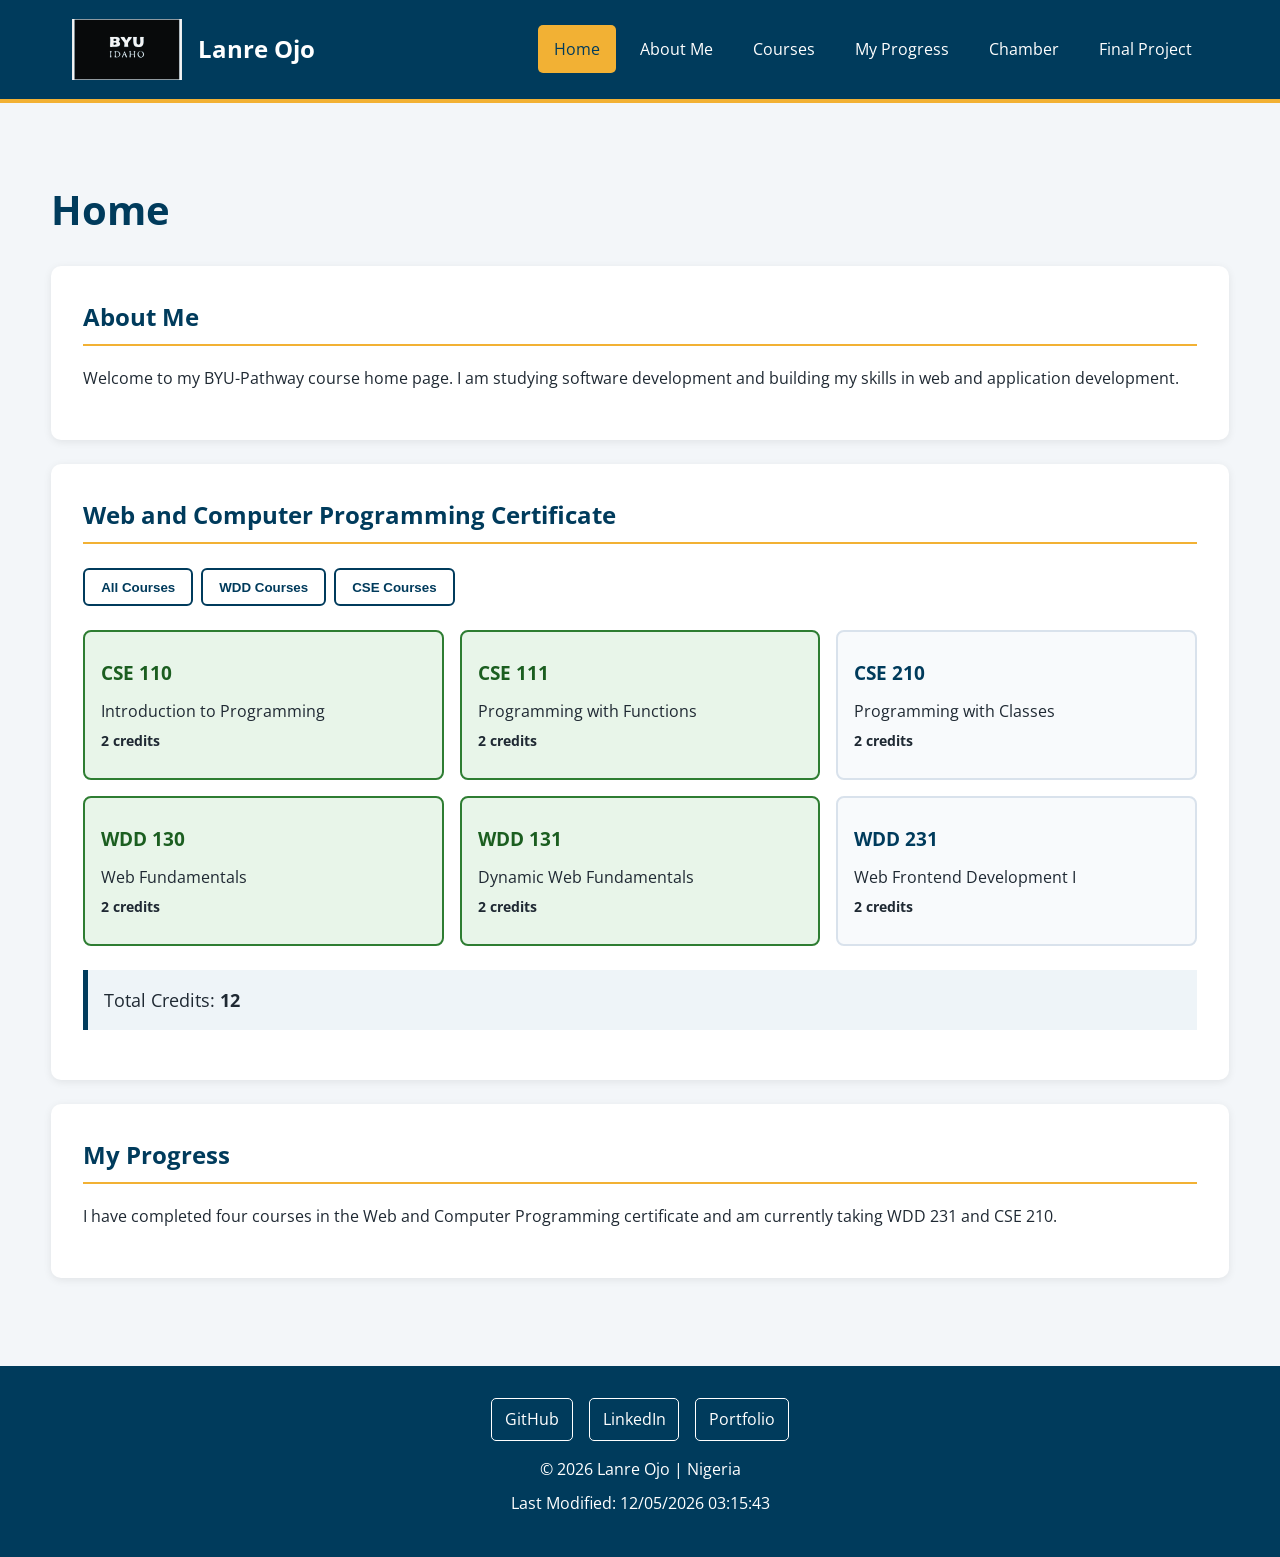
<file: index.html>
<!DOCTYPE html>
<html lang="en">

<head>
    <meta charset="UTF-8">
    <meta name="viewport" content="width=device-width, initial-scale=1.0">
    <meta name="description" content="Lanre Ojo's WDD231 course home page for BYU-Pathway Worldwide.">
    <meta name="author" content="Lanre Ojo">

    <title>Lanre Ojo | WDD231 Course Home</title>

    <link rel="preconnect" href="https://fonts.googleapis.com">
    <link rel="preconnect" href="https://fonts.gstatic.com" crossorigin>
    <link href="https://fonts.googleapis.com/css2?family=Open+Sans:wght@400;600;700&display=swap" rel="stylesheet">

    <link rel="stylesheet" href="styles/small.css">
    <link rel="stylesheet" href="styles/large.css">

    <script src="scripts/navigation.js" defer></script>
    <script src="scripts/date.js" defer></script>
    <script src="scripts/courses.js" defer></script>
</head>

<body>
    <header>
        <div class="header-content">
            <img src="images/byui-logo.svg" alt="BYU-Idaho logo">

            <span>Lanre Ojo</span>

            <button id="menu-button" type="button" aria-label="Open navigation menu" aria-expanded="false">
                ☰
            </button>

            <nav id="navigation">
                <a href="index.html" class="active">Home</a>
                <a href="#about-me">About Me</a>
                <a href="#courses">Courses</a>
                <a href="#progress">My Progress</a>
                <a href="#">Chamber</a>
                <a href="#">Final Project</a>
            </nav>
        </div>
    </header>

    <main>
        <h1>Home</h1>

        <section id="about-me" class="about-section">
            <h2>About Me</h2>
            <p>
                Welcome to my BYU-Pathway course home page. I am studying software
                development and building my skills in web and application development.
            </p>
        </section>

        <section id="courses" class="course-section">
            <h2>Web and Computer Programming Certificate</h2>

            <div id="course-filters">
                <button id="all-courses">All Courses</button>
                <button id="wdd-courses">WDD Courses</button>
                <button id="cse-courses">CSE Courses</button>
            </div>

            <div id="course-container"></div>

            <p class="credits">
                Total Credits:
                <strong><span id="total-credits">0</span></strong>
            </p>
        </section>

        <section id="progress" class="current-section">
            <h2>My Progress</h2>
            <p>
                I have completed four courses in the Web and Computer Programming
                certificate and am currently taking WDD 231 and CSE 210.
            </p>
        </section>
    </main>

    <footer>
        <div class="social-links">
            <a href="https://github.com/lanre4444" target="_blank" rel="noopener noreferrer">
                GitHub
            </a>

            <a href="#" target="_blank" rel="noopener noreferrer">
                LinkedIn
            </a>

            <a href="#" target="_blank" rel="noopener noreferrer">
                Portfolio
            </a>
        </div>

        <p>
            &copy; <span id="current-year"></span> Lanre Ojo | Nigeria
        </p>

        <p>
            Last Modified:
            <span id="last-modified"></span>
        </p>
    </footer>
</body>

</html>
</file>
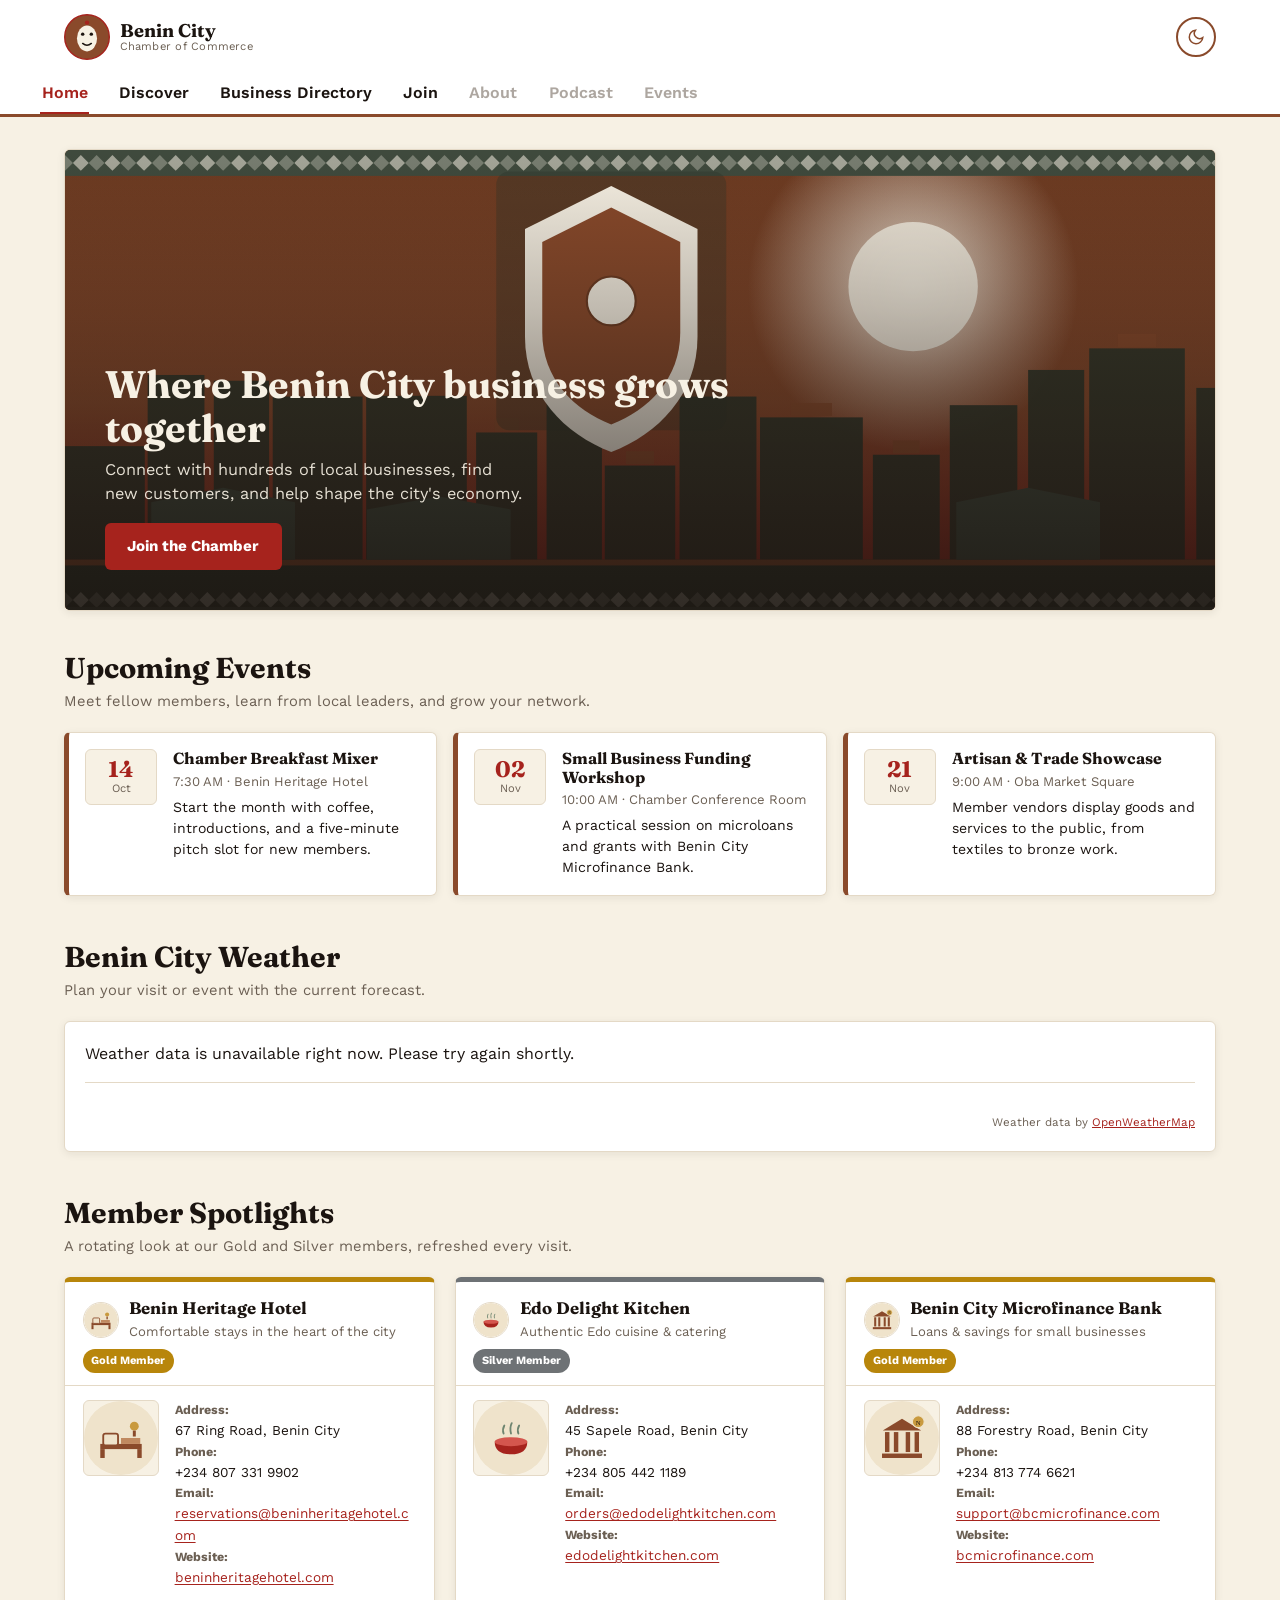
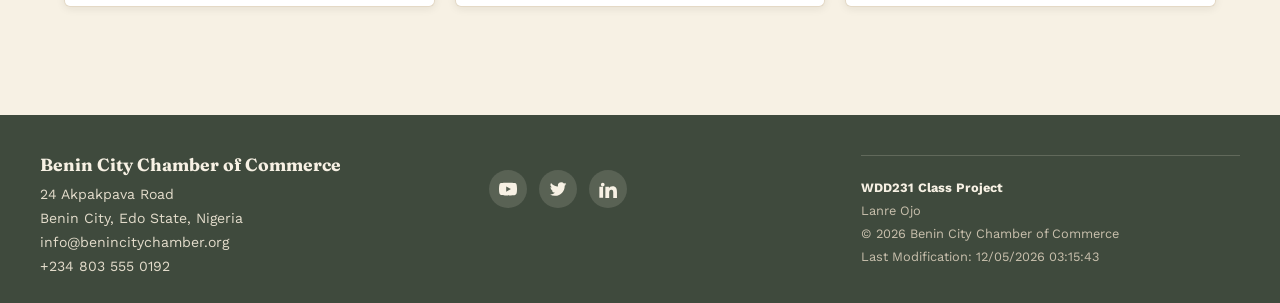
<file: chamber/index.html>
<!DOCTYPE html>
<html lang="en">

<head>
    <meta charset="UTF-8" />
    <meta name="viewport" content="width=device-width, initial-scale=1.0" />
    <title>Home | Benin City Chamber of Commerce</title>
    <meta name="description"
        content="The Benin City Chamber of Commerce connects and champions local businesses, from bronze artisans to hotels, tech studios, and local markets." />
    <meta name="author" content="Lanre Ojo" />

    <!-- Favicon -->
    <link rel="icon" type="image/svg+xml" href="images/favicon.svg" />

    <!-- Open Graph / Facebook -->
    <meta property="og:type" content="website" />
    <meta property="og:title" content="Home | Benin City Chamber of Commerce" />
    <meta property="og:description"
        content="The Benin City Chamber of Commerce connects and champions local businesses, from bronze artisans to hotels, tech studios, and local markets." />
    <meta property="og:image" content="https://lanre4444.github.io/wdd231/chamber/images/hero.svg" />
    <meta property="og:url" content="https://lanre4444.github.io/wdd231/chamber/index.html" />

    <!-- Fonts -->
    <link rel="preconnect" href="https://fonts.googleapis.com" />
    <link rel="preconnect" href="https://fonts.gstatic.com" crossorigin />
    <link
        href="https://fonts.googleapis.com/css2?family=Fraunces:opsz,wght@9..144,500;9..144,700&family=Work+Sans:wght@400;500;600;700&display=swap"
        rel="stylesheet" />

    <!-- Styles: normalize first, then small, then large, then page-specific -->
    <link rel="stylesheet" href="styles/normalize.css" />
    <link rel="stylesheet" href="styles/small.css" />
    <link rel="stylesheet" href="styles/large.css" />
    <link rel="stylesheet" href="styles/home.css" />
    <script src="scripts/common.js" defer></script>
    <script src="scripts/home.js" defer></script>
</head>

<body>
    <a class="skip-link" href="#main-content">Skip to main content</a>

    <header class="site-header">
        <div class="header-inner">
            <a class="brand" href="index.html">
                <img src="images/logo.svg" alt="Benin City Chamber of Commerce logo" width="40" height="40" />
                <span class="brand-text">
                    <span class="brand-name">Benin City</span>
                    <span class="brand-sub">Chamber of Commerce</span>
                </span>
            </a>

            <div class="header-controls">
                <button id="theme-toggle" class="theme-toggle" type="button" aria-pressed="false"
                    aria-label="Toggle dark mode">
                    <svg viewBox="0 0 24 24" fill="none" stroke="currentColor" stroke-width="2" stroke-linecap="round">
                        <path d="M21 12.79A9 9 0 1 1 11.21 3 7 7 0 0 0 21 12.79Z" />
                    </svg>
                </button>
                <button id="nav-toggle" class="nav-toggle" type="button" aria-expanded="false"
                    aria-controls="primary-nav" aria-label="Toggle navigation menu">
                    <span></span>
                    <span></span>
                    <span></span>
                </button>
            </div>
        </div>

        <nav id="primary-nav" class="primary-nav" aria-label="Primary">
            <ul>
                <li><a href="index.html" aria-current="page">Home</a></li>
                <li><a href="discover.html">Discover</a></li>
                <li><a href="directory.html">Business Directory</a></li>
                <li><a href="join.html">Join</a></li>
                <li><a href="#" class="is-disabled" aria-disabled="true">About</a></li>
                <li><a href="#" class="is-disabled" aria-disabled="true">Podcast</a></li>
                <li><a href="#" class="is-disabled" aria-disabled="true">Events</a></li>
            </ul>
        </nav>
    </header>

    <main id="main-content">

        <section class="hero">
            <img class="hero-image" src="images/hero.svg"
                alt="Illustrated skyline of Benin City at dusk with market stalls and a bronze-plaque emblem" />
            <div class="hero-content">
                <h1>Where Benin City business grows together</h1>
                <p>Connect with hundreds of local businesses, find new customers, and help shape the city's economy.</p>
                <a class="cta-button" href="join.html">Join the Chamber</a>
            </div>
        </section>

        <section class="home-section" aria-labelledby="events-heading">
            <h2 id="events-heading">Upcoming Events</h2>
            <p class="section-lede">Meet fellow members, learn from local leaders, and grow your network.</p>
            <ul class="events-list">
                <li class="event-card">
                    <div class="event-date"><span class="day">14</span><span class="month">Oct</span></div>
                    <div>
                        <h3>Chamber Breakfast Mixer</h3>
                        <p class="event-meta">7:30 AM &middot; Benin Heritage Hotel</p>
                        <p class="event-desc">Start the month with coffee, introductions, and a five-minute pitch slot
                            for new
                            members.</p>
                    </div>
                </li>
                <li class="event-card">
                    <div class="event-date"><span class="day">02</span><span class="month">Nov</span></div>
                    <div>
                        <h3>Small Business Funding Workshop</h3>
                        <p class="event-meta">10:00 AM &middot; Chamber Conference Room</p>
                        <p class="event-desc">A practical session on microloans and grants with Benin City Microfinance
                            Bank.</p>
                    </div>
                </li>
                <li class="event-card">
                    <div class="event-date"><span class="day">21</span><span class="month">Nov</span></div>
                    <div>
                        <h3>Artisan &amp; Trade Showcase</h3>
                        <p class="event-meta">9:00 AM &middot; Oba Market Square</p>
                        <p class="event-desc">Member vendors display goods and services to the public, from textiles to
                            bronze
                            work.</p>
                    </div>
                </li>
            </ul>
        </section>

        <section class="home-section" aria-labelledby="weather-heading">
            <h2 id="weather-heading">Benin City Weather</h2>
            <p class="section-lede">Plan your visit or event with the current forecast.</p>
            <div class="weather-panel">
                <div id="weather-now" class="weather-now">
                    <p class="weather-loading">Loading current weather&hellip;</p>
                </div>
                <ul id="weather-forecast" class="weather-forecast"></ul>
                <p class="weather-attribution">Weather data by <a href="https://openweathermap.org" target="_blank"
                        rel="noopener">OpenWeatherMap</a></p>
            </div>
        </section>

        <section class="home-section" aria-labelledby="spotlights-heading">
            <h2 id="spotlights-heading">Member Spotlights</h2>
            <p class="section-lede">A rotating look at our Gold and Silver members, refreshed every visit.</p>
            <div id="spotlights" class="spotlights-grid" aria-live="polite">
                <div class="member-card skeleton" aria-hidden="true"></div>
                <div class="member-card skeleton" aria-hidden="true"></div>
                <div class="member-card skeleton" aria-hidden="true"></div>
            </div>
        </section>

    </main>

    <footer class="site-footer">
        <div class="footer-inner">
            <div class="footer-contact">
                <h2>Benin City Chamber of Commerce</h2>
                <p>
                    24 Akpakpava Road<br />
                    Benin City, Edo State, Nigeria<br />
                    <a href="mailto:info@benincitychamber.org">info@benincitychamber.org</a><br />
                    <a href="tel:+2348035550192">+234 803 555 0192</a>
                </p>
            </div>

            <div class="footer-social">
                <a href="https://youtube.com" target="_blank" rel="noopener" aria-label="Benin City Chamber on YouTube">
                    <svg viewBox="0 0 24 24">
                        <path
                            d="M23.5 6.2a3 3 0 0 0-2.1-2.1C19.5 3.5 12 3.5 12 3.5s-7.5 0-9.4.6A3 3 0 0 0 .5 6.2 31 31 0 0 0 0 12a31 31 0 0 0 .5 5.8 3 3 0 0 0 2.1 2.1c1.9.6 9.4.6 9.4.6s7.5 0 9.4-.6a3 3 0 0 0 2.1-2.1A31 31 0 0 0 24 12a31 31 0 0 0-.5-5.8ZM9.6 15.5v-7l6.3 3.5-6.3 3.5Z" />
                    </svg>
                </a>
                <a href="https://twitter.com" target="_blank" rel="noopener" aria-label="Benin City Chamber on Twitter">
                    <svg viewBox="0 0 24 24">
                        <path
                            d="M23.4 5.2c-.8.4-1.7.6-2.6.8a4.6 4.6 0 0 0 2-2.5c-.9.5-1.8.9-2.9 1.1a4.5 4.5 0 0 0-7.8 4.1A12.9 12.9 0 0 1 2.7 4a4.5 4.5 0 0 0 1.4 6 4.5 4.5 0 0 1-2-.6v.1a4.5 4.5 0 0 0 3.6 4.4 4.6 4.6 0 0 1-2 .1 4.5 4.5 0 0 0 4.2 3.1A9 9 0 0 1 1 19.1a12.8 12.8 0 0 0 7 2c8.3 0 12.9-6.9 12.9-12.9v-.6c.9-.6 1.6-1.4 2.2-2.3Z" />
                    </svg>
                </a>
                <a href="https://linkedin.com" target="_blank" rel="noopener"
                    aria-label="Benin City Chamber on LinkedIn">
                    <svg viewBox="0 0 24 24">
                        <path
                            d="M4.98 3.5a2.5 2.5 0 1 1 0 5 2.5 2.5 0 0 1 0-5ZM.5 8.98h4.97V23.5H.5V8.98Zm7.98 0h4.76v1.99h.07c.66-1.25 2.28-2.57 4.69-2.57 5.02 0 5.94 3.3 5.94 7.6v8.5h-4.97v-7.53c0-1.8-.03-4.11-2.5-4.11-2.51 0-2.9 1.96-2.9 3.98v7.66H8.48V8.98Z" />
                    </svg>
                </a>
            </div>

            <div class="footer-meta">
                <p><strong>WDD231 Class Project</strong></p>
                <p>Lanre Ojo</p>
                <p>&copy; <span id="current-year"></span> Benin City Chamber of Commerce</p>
                <p>Last Modification: <span id="last-modified"></span></p>
            </div>
        </div>
    </footer>
</body>

</html>
</file>
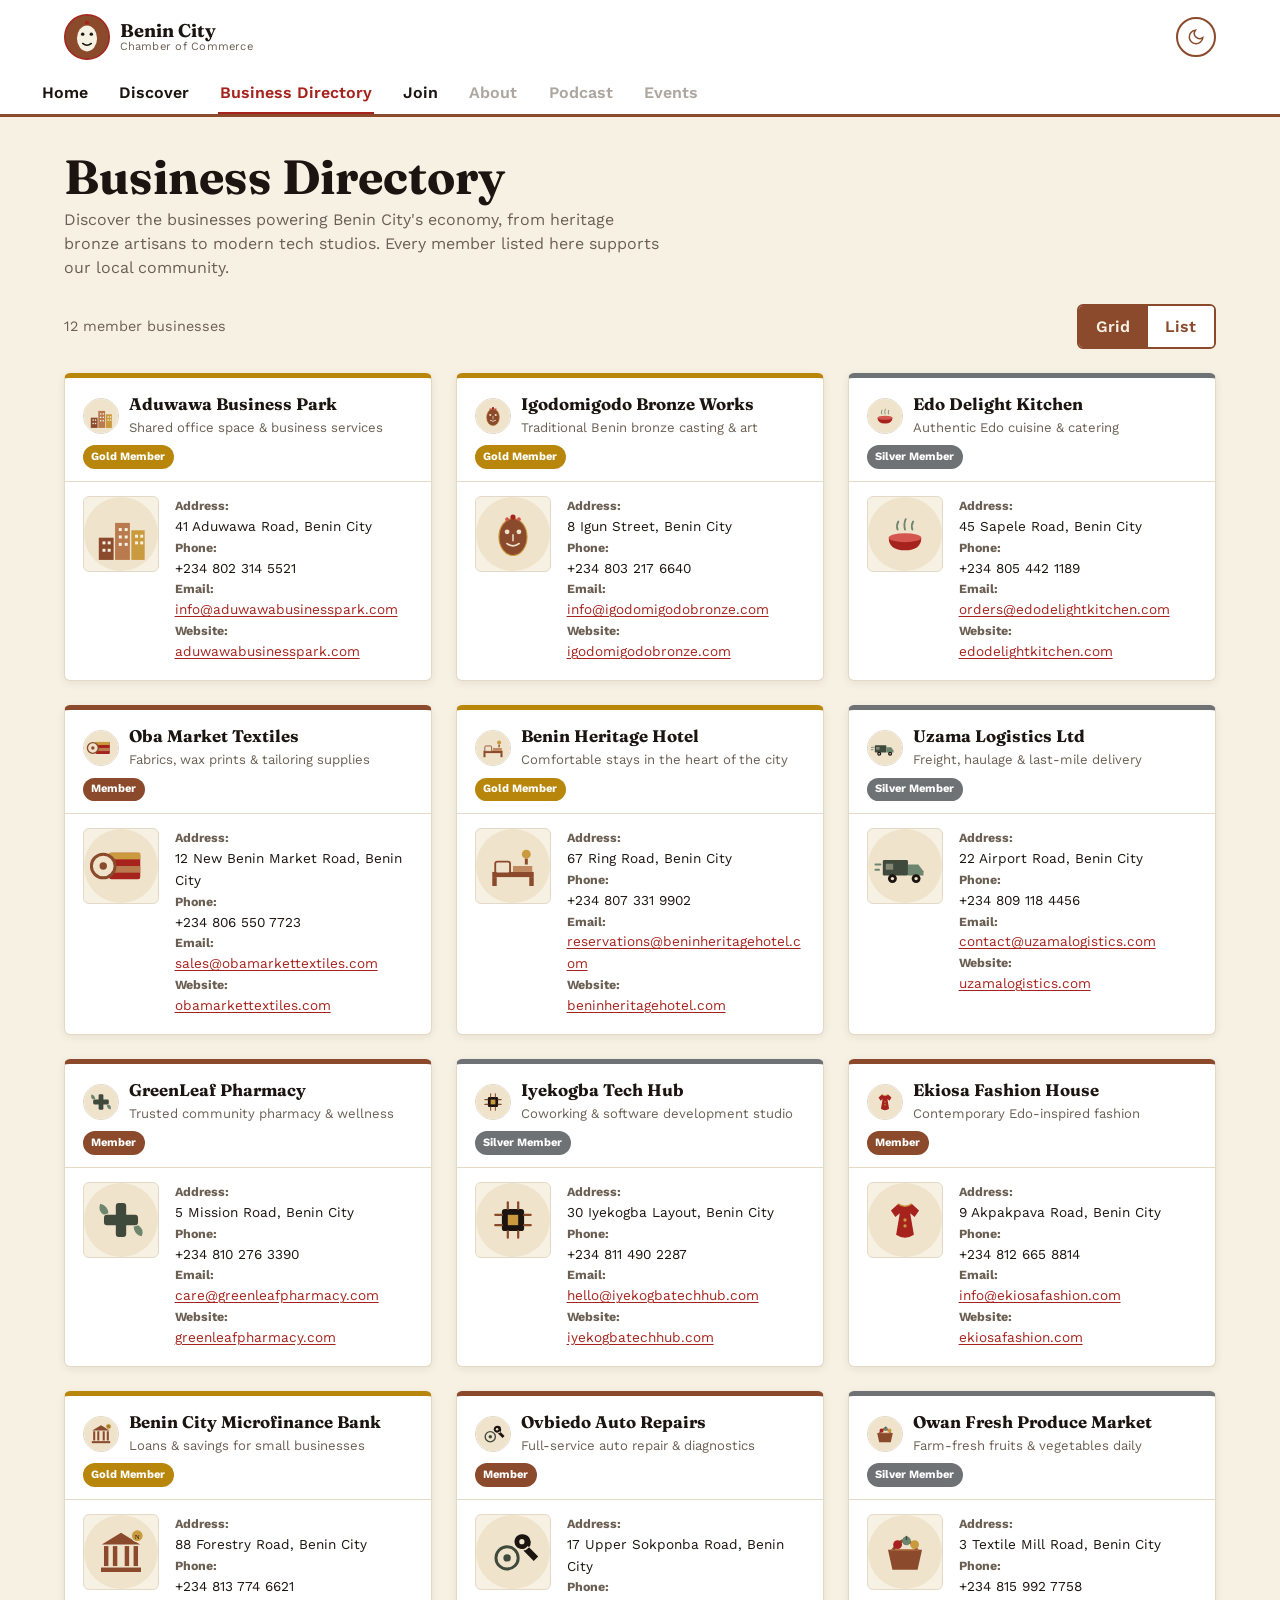
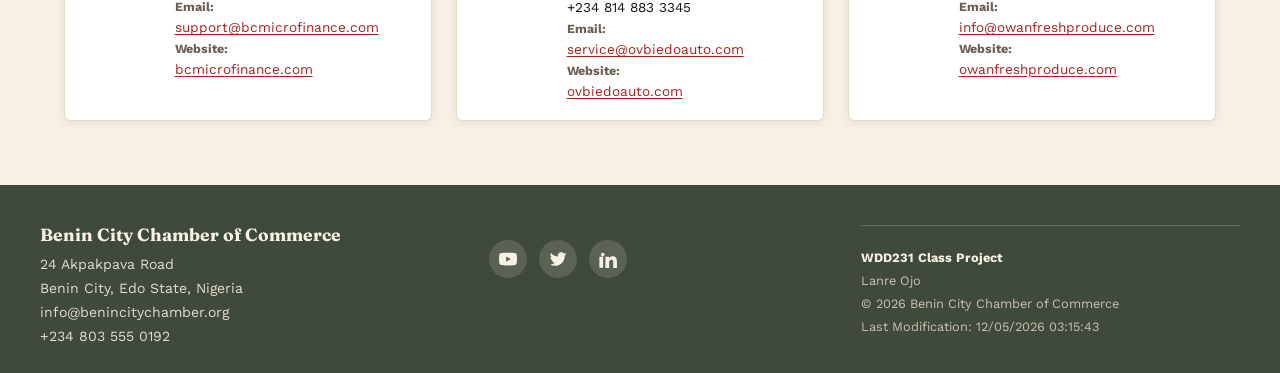
<file: chamber/directory.html>
<!DOCTYPE html>
<html lang="en">

<head>
  <meta charset="UTF-8" />
  <meta name="viewport" content="width=device-width, initial-scale=1.0" />
  <title>Business Directory | Benin City Chamber of Commerce</title>
  <meta name="description"
    content="Browse member businesses of the Benin City Chamber of Commerce, from bronze artisans to logistics firms, hotels, and local shops." />
  <meta name="author" content="Lanre Ojo" />

  <!-- Favicon -->
  <link rel="icon" type="image/svg+xml" href="images/favicon.svg" />

  <!-- Open Graph / Facebook -->
  <meta property="og:type" content="website" />
  <meta property="og:title" content="Business Directory | Benin City Chamber of Commerce" />
  <meta property="og:description"
    content="Browse member businesses of the Benin City Chamber of Commerce, from bronze artisans to logistics firms, hotels, and local shops." />
  <meta property="og:image" content="https://lanre4444.github.io/wdd231/chamber/images/og-banner.png" />
  <meta property="og:url" content="https://lanre4444.github.io/wdd231/chamber/directory.html" />

  <!-- Fonts -->
  <link rel="preconnect" href="https://fonts.googleapis.com" />
  <link rel="preconnect" href="https://fonts.gstatic.com" crossorigin />
  <link
    href="https://fonts.googleapis.com/css2?family=Fraunces:opsz,wght@9..144,500;9..144,700&family=Work+Sans:wght@400;500;600;700&display=swap"
    rel="stylesheet" />

  <!-- Styles: normalize first, then small, then large -->
  <link rel="stylesheet" href="styles/normalize.css" />
  <link rel="stylesheet" href="styles/small.css" />
  <link rel="stylesheet" href="styles/large.css" />
  <script src="scripts/common.js" defer></script>
  <script src="scripts/directory.js" defer></script>
</head>

<body>
  <a class="skip-link" href="#main-content">Skip to main content</a>

  <header class="site-header">
    <div class="header-inner">
      <a class="brand" href="index.html">
        <img src="images/logo.svg" alt="Benin City Chamber of Commerce logo" width="40" height="40" />
        <span class="brand-text">
          <span class="brand-name">Benin City</span>
          <span class="brand-sub">Chamber of Commerce</span>
        </span>
      </a>

      <div class="header-controls">
        <button id="theme-toggle" class="theme-toggle" type="button" aria-pressed="false" aria-label="Toggle dark mode">
          <svg viewBox="0 0 24 24" fill="none" stroke="currentColor" stroke-width="2" stroke-linecap="round">
            <path d="M21 12.79A9 9 0 1 1 11.21 3 7 7 0 0 0 21 12.79Z" />
          </svg>
        </button>
        <button id="nav-toggle" class="nav-toggle" type="button" aria-expanded="false" aria-controls="primary-nav"
          aria-label="Toggle navigation menu">
          <span></span>
          <span></span>
          <span></span>
        </button>
      </div>
    </div>

    <nav id="primary-nav" class="primary-nav" aria-label="Primary">
      <ul>
        <li><a href="index.html">Home</a></li>
        <li><a href="discover.html">Discover</a></li>
        <li><a href="directory.html" aria-current="page">Business Directory</a></li>
        <li><a href="join.html">Join</a></li>
        <li><a href="#" class="is-disabled" aria-disabled="true">About</a></li>
        <li><a href="#" class="is-disabled" aria-disabled="true">Podcast</a></li>
        <li><a href="#" class="is-disabled" aria-disabled="true">Events</a></li>
      </ul>
    </nav>
  </header>

  <main id="main-content">
    <h1 class="page-title">Business Directory</h1>
    <p class="page-lede">Discover the businesses powering Benin City's economy, from heritage bronze artisans to modern
      tech studios. Every member listed here supports our local community.</p>

    <div class="directory-controls">
      <p id="result-count" class="result-count" aria-live="polite">Loading members&hellip;</p>
      <div class="view-toggle" role="group" aria-label="Directory view">
        <button id="grid-view-btn" type="button" aria-pressed="true">Grid</button>
        <button id="list-view-btn" type="button" aria-pressed="false">List</button>
      </div>
    </div>

    <section id="directory" class="directory" aria-label="Member businesses">
      <div class="member-card skeleton" aria-hidden="true"></div>
      <div class="member-card skeleton" aria-hidden="true"></div>
      <div class="member-card skeleton" aria-hidden="true"></div>
      <div class="member-card skeleton" aria-hidden="true"></div>
      <div class="member-card skeleton" aria-hidden="true"></div>
      <div class="member-card skeleton" aria-hidden="true"></div>
      <div class="member-card skeleton" aria-hidden="true"></div>
      <div class="member-card skeleton" aria-hidden="true"></div>
      <div class="member-card skeleton" aria-hidden="true"></div>
      <div class="member-card skeleton" aria-hidden="true"></div>
      <div class="member-card skeleton" aria-hidden="true"></div>
      <div class="member-card skeleton" aria-hidden="true"></div>
    </section>
  </main>

  <footer class="site-footer">
    <div class="footer-inner">
      <div class="footer-contact">
        <h2>Benin City Chamber of Commerce</h2>
        <p>
          24 Akpakpava Road<br />
          Benin City, Edo State, Nigeria<br />
          <a href="mailto:info@benincitychamber.org">info@benincitychamber.org</a><br />
          <a href="tel:+2348035550192">+234 803 555 0192</a>
        </p>
      </div>

      <div class="footer-social">
        <a href="https://youtube.com" target="_blank" rel="noopener" aria-label="Benin City Chamber on YouTube">
          <svg viewBox="0 0 24 24">
            <path
              d="M23.5 6.2a3 3 0 0 0-2.1-2.1C19.5 3.5 12 3.5 12 3.5s-7.5 0-9.4.6A3 3 0 0 0 .5 6.2 31 31 0 0 0 0 12a31 31 0 0 0 .5 5.8 3 3 0 0 0 2.1 2.1c1.9.6 9.4.6 9.4.6s7.5 0 9.4-.6a3 3 0 0 0 2.1-2.1A31 31 0 0 0 24 12a31 31 0 0 0-.5-5.8ZM9.6 15.5v-7l6.3 3.5-6.3 3.5Z" />
          </svg>
        </a>
        <a href="https://twitter.com" target="_blank" rel="noopener" aria-label="Benin City Chamber on Twitter">
          <svg viewBox="0 0 24 24">
            <path
              d="M23.4 5.2c-.8.4-1.7.6-2.6.8a4.6 4.6 0 0 0 2-2.5c-.9.5-1.8.9-2.9 1.1a4.5 4.5 0 0 0-7.8 4.1A12.9 12.9 0 0 1 2.7 4a4.5 4.5 0 0 0 1.4 6 4.5 4.5 0 0 1-2-.6v.1a4.5 4.5 0 0 0 3.6 4.4 4.6 4.6 0 0 1-2 .1 4.5 4.5 0 0 0 4.2 3.1A9 9 0 0 1 1 19.1a12.8 12.8 0 0 0 7 2c8.3 0 12.9-6.9 12.9-12.9v-.6c.9-.6 1.6-1.4 2.2-2.3Z" />
          </svg>
        </a>
        <a href="https://linkedin.com" target="_blank" rel="noopener" aria-label="Benin City Chamber on LinkedIn">
          <svg viewBox="0 0 24 24">
            <path
              d="M4.98 3.5a2.5 2.5 0 1 1 0 5 2.5 2.5 0 0 1 0-5ZM.5 8.98h4.97V23.5H.5V8.98Zm7.98 0h4.76v1.99h.07c.66-1.25 2.28-2.57 4.69-2.57 5.02 0 5.94 3.3 5.94 7.6v8.5h-4.97v-7.53c0-1.8-.03-4.11-2.5-4.11-2.51 0-2.9 1.96-2.9 3.98v7.66H8.48V8.98Z" />
          </svg>
        </a>
      </div>

      <div class="footer-meta">
        <p><strong>WDD231 Class Project</strong></p>
        <p>Lanre Ojo</p>
        <p>&copy; <span id="current-year"></span> Benin City Chamber of Commerce</p>
        <p>Last Modification: <span id="last-modified"></span></p>
      </div>
    </div>
  </footer>
</body>

</html>
</file>
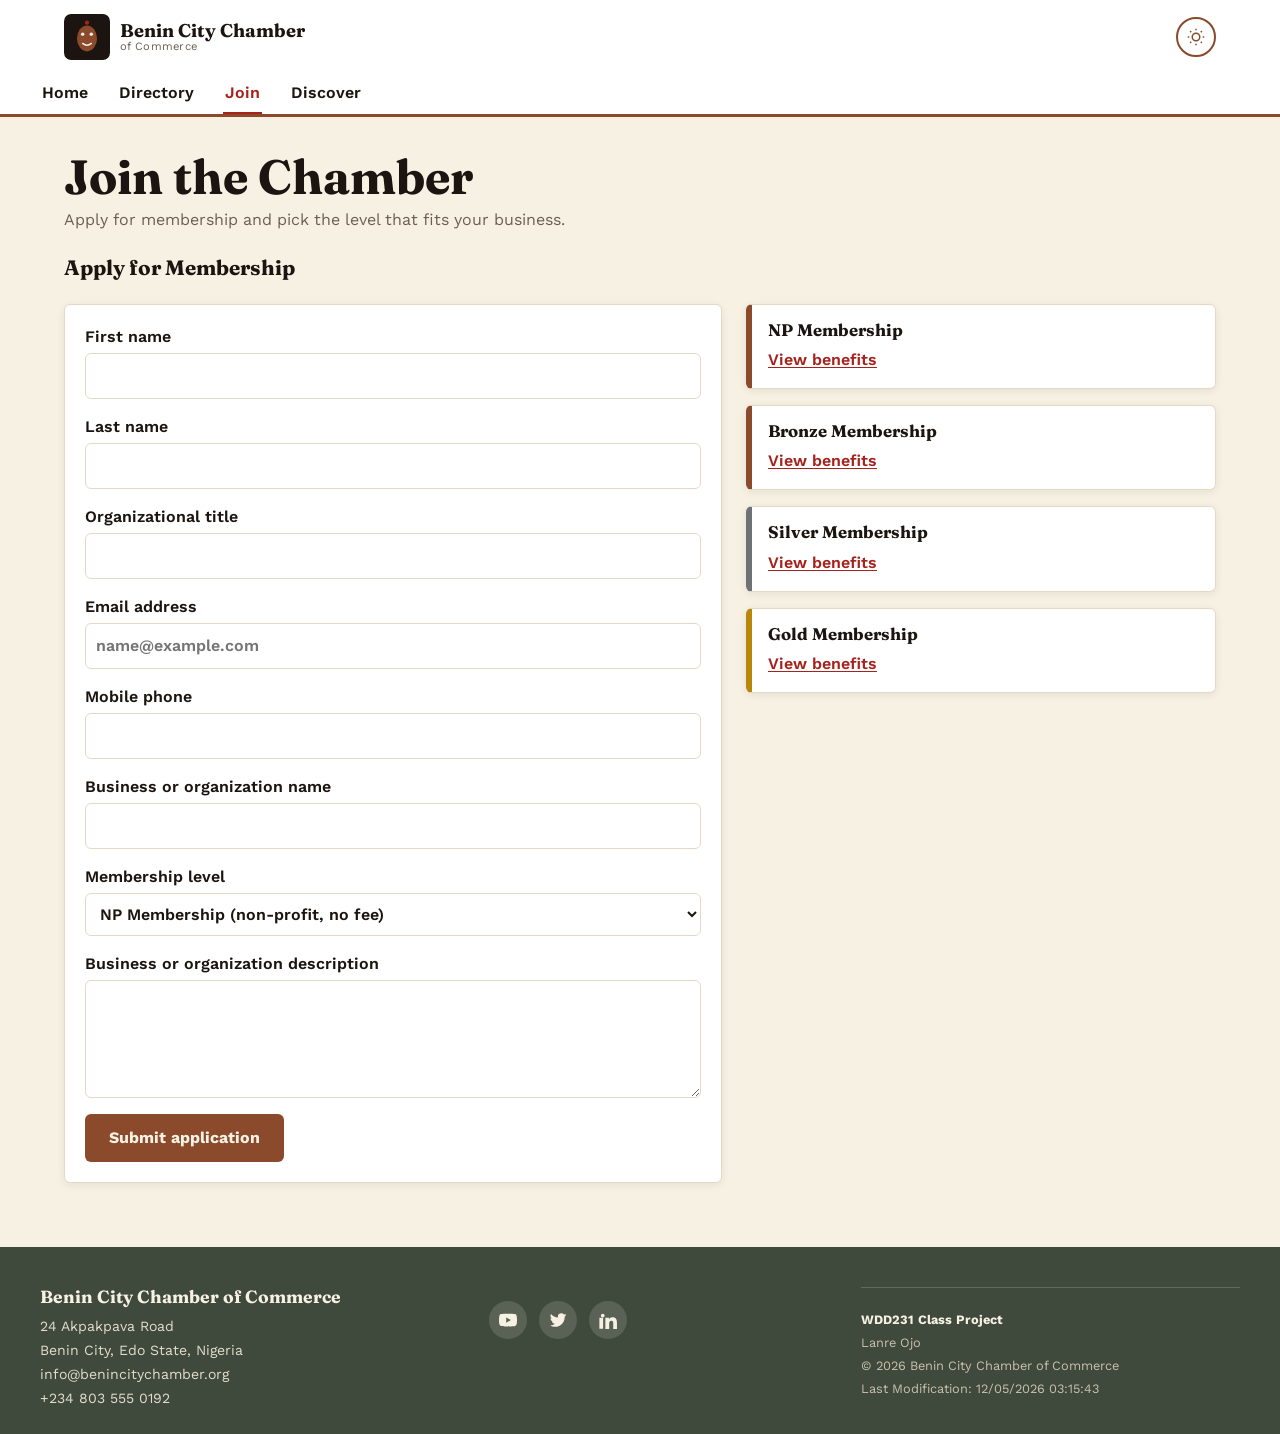
<file: chamber/join.html>
<!DOCTYPE html>
<html lang="en" prefix="og: https://ogp.me/ns#">

<head>
    <meta charset="UTF-8">
    <meta name="viewport" content="width=device-width, initial-scale=1">
    <title>Join the Chamber | Benin City Chamber of Commerce</title>
    <meta name="description"
        content="Apply for Benin City Chamber of Commerce membership. Compare Non-Profit, Bronze, Silver, and Gold levels.">
    <meta name="author" content="Lanre Ojo">

    <!-- Favicon -->
    <link rel="icon" type="image/svg+xml" href="images/favicon.svg">

    <!-- Open Graph / Facebook -->
    <meta property="og:type" content="website">
    <meta property="og:title" content="Join the Benin City Chamber of Commerce">
    <meta property="og:description"
        content="Apply for Benin City Chamber of Commerce membership and compare Non-Profit, Bronze, Silver, and Gold benefits before you sign up.">
    <meta property="og:image" content="https://lanre4444.github.io/wdd231/chamber/images/hero.svg">
    <meta property="og:url" content="https://lanre4444.github.io/wdd231/chamber/join.html">

    <!-- Fonts -->
    <link rel="preconnect" href="https://fonts.googleapis.com">
    <link rel="preconnect" href="https://fonts.gstatic.com" crossorigin>
    <link
        href="https://fonts.googleapis.com/css2?family=Fraunces:opsz,wght@9..144,500;9..144,700&family=Work+Sans:wght@400;500;600;700&display=swap"
        rel="stylesheet">

    <!-- Styles: normalize first, then small, then large, then page-specific -->
    <link rel="stylesheet" href="styles/normalize.css">
    <link rel="stylesheet" href="styles/small.css">
    <link rel="stylesheet" href="styles/large.css">
    <link rel="stylesheet" href="styles/join.css">
    <script src="scripts/common.js" defer></script>
    <script src="scripts/join.js" defer></script>
</head>

<body>
    <a class="skip-link" href="#main-content">Skip to content</a>

    <!-- NOTE: I don't have your actual index.html header markup, only its CSS
       classes and the IDs common.js expects (#nav-toggle, #primary-nav,
       #theme-toggle). This reconstructs it from those — swap in your real
       header.html/partial if it differs, especially the brand logo path. -->
    <header class="site-header">
        <div class="header-inner">
            <a class="brand" href="index.html">
                <img src="images/favicon.svg" alt="" width="40" height="40">
                <span class="brand-text">
                    <span class="brand-name">Benin City Chamber</span>
                    <span class="brand-sub">of Commerce</span>
                </span>
            </a>

            <div class="header-controls">
                <button id="theme-toggle" class="theme-toggle" type="button" aria-pressed="false"
                    aria-label="Toggle dark mode">
                    <svg viewBox="0 0 24 24" fill="none" stroke="currentColor" stroke-width="2">
                        <circle cx="12" cy="12" r="5"></circle>
                        <path
                            d="M12 1v2M12 21v2M4.2 4.2l1.4 1.4M18.4 18.4l1.4 1.4M1 12h2M21 12h2M4.2 19.8l1.4-1.4M18.4 5.6l1.4-1.4">
                        </path>
                    </svg>
                </button>
                <button id="nav-toggle" class="nav-toggle" type="button" aria-expanded="false"
                    aria-controls="primary-nav" aria-label="Toggle navigation">
                    <span></span>
                    <span></span>
                    <span></span>
                </button>
            </div>
        </div>

        <nav id="primary-nav" class="primary-nav" aria-label="Primary">
            <ul role="list">
                <li><a href="index.html">Home</a></li>
                <li><a href="directory.html">Directory</a></li>
                <li><a href="join.html" aria-current="page">Join</a></li>
                <li><a href="discover.html">Discover</a></li>
            </ul>
        </nav>
    </header>

    <main id="main-content">
        <h1 class="page-title">Join the Chamber</h1>
        <p class="page-lede">Apply for membership and pick the level that fits your business.</p>
        <h2 class="section-title">Apply for Membership</h2>
        <div class="join-layout">
            <form action="thankyou.html" method="get">
                <label>First name
                    <input type="text" name="first" title="Enter your first name" autocomplete="given-name" required>
                </label>

                <label>Last name
                    <input type="text" name="last" title="Enter your last name" autocomplete="family-name" required>
                </label>

                <label>Organizational title
                    <input type="text" name="orgtitle" title="At least 7 letters, hyphens, or spaces"
                        autocomplete="organization-title" pattern="[A-Za-z\- ]{7,}">
                </label>

                <label>Email address
                    <input type="email" name="email" title="Enter a valid email address" autocomplete="email"
                        placeholder="name@example.com" required>
                </label>

                <label>Mobile phone
                    <input type="tel" name="phone" title="Enter your mobile phone number" autocomplete="tel" required>
                </label>

                <label>Business or organization name
                    <input type="text" name="business" title="Enter your business or organization name"
                        autocomplete="organization" required>
                </label>

                <label>Membership level
                    <select name="level" title="Choose a membership level">
                        <option value="np">NP Membership (non-profit, no fee)</option>
                        <option value="bronze">Bronze Membership</option>
                        <option value="silver">Silver Membership</option>
                        <option value="gold">Gold Membership</option>
                    </select>
                </label>

                <label>Business or organization description
                    <textarea name="description" rows="4"
                        title="Briefly describe your business or organization"></textarea>
                </label>

                <input type="hidden" name="timestamp" id="timestamp">

                <button type="submit">Submit application</button>
            </form>

            <section class="levels" aria-label="Membership levels">
                <article class="level-card">
                    <h3>NP Membership</h3>
                    <a href="#np-modal" data-modal="np-modal">View benefits</a>
                </article>
                <article class="level-card">
                    <h3>Bronze Membership</h3>
                    <a href="#bronze-modal" data-modal="bronze-modal">View benefits</a>
                </article>
                <article class="level-card">
                    <h3>Silver Membership</h3>
                    <a href="#silver-modal" data-modal="silver-modal">View benefits</a>
                </article>
                <article class="level-card">
                    <h3>Gold Membership</h3>
                    <a href="#gold-modal" data-modal="gold-modal">View benefits</a>
                </article>
            </section>
        </div>

        <dialog id="np-modal" aria-labelledby="np-title">
            <button class="close-modal" aria-label="Close">❌</button>
            <h3 id="np-title">NP Membership</h3>
            <p><strong>Cost:</strong> Free for non-profit organizations.</p>
            <ul>
                <li>Listing in the member directory</li>
                <li>Invitations to community networking events</li>
                <li>Monthly chamber newsletter</li>
            </ul>
        </dialog>

        <dialog id="bronze-modal" aria-labelledby="bronze-title">
            <button class="close-modal" aria-label="Close">❌</button>
            <h3 id="bronze-title">Bronze Membership</h3>
            <p><strong>Cost:</strong> $100 per year.</p>
            <ul>
                <li>Everything in NP Membership</li>
                <li>Discounted tickets to chamber events</li>
                <li>Access to quarterly training workshops</li>
            </ul>
        </dialog>

        <dialog id="silver-modal" aria-labelledby="silver-title">
            <button class="close-modal" aria-label="Close">❌</button>
            <h3 id="silver-title">Silver Membership</h3>
            <p><strong>Cost:</strong> $250 per year.</p>
            <ul>
                <li>Everything in Bronze Membership</li>
                <li>Advertising space on the chamber website</li>
                <li>Priority booking for event sponsorships</li>
            </ul>
        </dialog>

        <dialog id="gold-modal" aria-labelledby="gold-title">
            <button class="close-modal" aria-label="Close">❌</button>
            <h3 id="gold-title">Gold Membership</h3>
            <p><strong>Cost:</strong> $500 per year.</p>
            <ul>
                <li>Everything in Silver Membership</li>
                <li>Spotlight position on the home page</li>
                <li>Free admission to all chamber events</li>
                <li>Featured business profile in the newsletter</li>
            </ul>
        </dialog>
    </main>

    <footer class="site-footer">
        <div class="footer-inner">
            <div class="footer-contact">
                <h2>Benin City Chamber of Commerce</h2>
                <p>
                    24 Akpakpava Road<br />
                    Benin City, Edo State, Nigeria<br />
                    <a href="mailto:info@benincitychamber.org">info@benincitychamber.org</a><br />
                    <a href="tel:+2348035550192">+234 803 555 0192</a>
                </p>
            </div>

            <div class="footer-social">
                <a href="https://youtube.com" target="_blank" rel="noopener" aria-label="Benin City Chamber on YouTube">
                    <svg viewBox="0 0 24 24">
                        <path
                            d="M23.5 6.2a3 3 0 0 0-2.1-2.1C19.5 3.5 12 3.5 12 3.5s-7.5 0-9.4.6A3 3 0 0 0 .5 6.2 31 31 0 0 0 0 12a31 31 0 0 0 .5 5.8 3 3 0 0 0 2.1 2.1c1.9.6 9.4.6 9.4.6s7.5 0 9.4-.6a3 3 0 0 0 2.1-2.1A31 31 0 0 0 24 12a31 31 0 0 0-.5-5.8ZM9.6 15.5v-7l6.3 3.5-6.3 3.5Z" />
                    </svg>
                </a>
                <a href="https://twitter.com" target="_blank" rel="noopener" aria-label="Benin City Chamber on Twitter">
                    <svg viewBox="0 0 24 24">
                        <path
                            d="M23.4 5.2c-.8.4-1.7.6-2.6.8a4.6 4.6 0 0 0 2-2.5c-.9.5-1.8.9-2.9 1.1a4.5 4.5 0 0 0-7.8 4.1A12.9 12.9 0 0 1 2.7 4a4.5 4.5 0 0 0 1.4 6 4.5 4.5 0 0 1-2-.6v.1a4.5 4.5 0 0 0 3.6 4.4 4.6 4.6 0 0 1-2 .1 4.5 4.5 0 0 0 4.2 3.1A9 9 0 0 1 1 19.1a12.8 12.8 0 0 0 7 2c8.3 0 12.9-6.9 12.9-12.9v-.6c.9-.6 1.6-1.4 2.2-2.3Z" />
                    </svg>
                </a>
                <a href="https://linkedin.com" target="_blank" rel="noopener"
                    aria-label="Benin City Chamber on LinkedIn">
                    <svg viewBox="0 0 24 24">
                        <path
                            d="M4.98 3.5a2.5 2.5 0 1 1 0 5 2.5 2.5 0 0 1 0-5ZM.5 8.98h4.97V23.5H.5V8.98Zm7.98 0h4.76v1.99h.07c.66-1.25 2.28-2.57 4.69-2.57 5.02 0 5.94 3.3 5.94 7.6v8.5h-4.97v-7.53c0-1.8-.03-4.11-2.5-4.11-2.51 0-2.9 1.96-2.9 3.98v7.66H8.48V8.98Z" />
                    </svg>
                </a>
            </div>

            <div class="footer-meta">
                <p><strong>WDD231 Class Project</strong></p>
                <p>Lanre Ojo</p>
                <p>&copy; <span id="current-year"></span> Benin City Chamber of Commerce</p>
                <p>Last Modification: <span id="last-modified"></span></p>
            </div>
        </div>
    </footer>
</body>

</html>
</file>
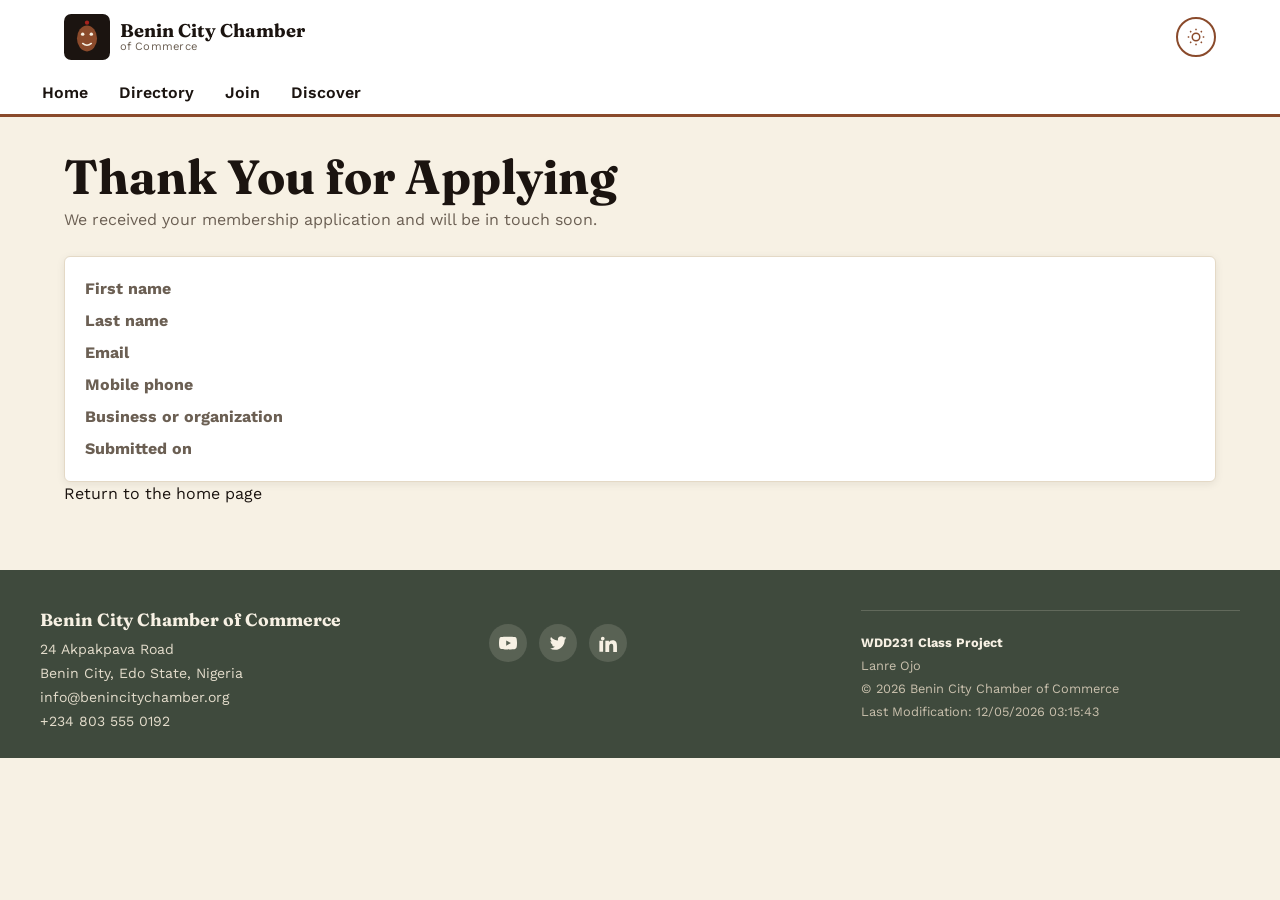
<file: chamber/thankyou.html>
<!DOCTYPE html>
<html lang="en" prefix="og: https://ogp.me/ns#">

<head>
    <meta charset="UTF-8">
    <meta name="viewport" content="width=device-width, initial-scale=1">
    <title>Thank You | Benin City Chamber of Commerce</title>
    <meta name="description" content="Thank you for applying to join the Benin City Chamber of Commerce.">
    <meta name="author" content="Lanre Ojo">

    <!-- Favicon -->
    <link rel="icon" type="image/svg+xml" href="images/favicon.svg">

    <!-- Open Graph / Facebook -->
    <meta property="og:type" content="website">
    <meta property="og:title" content="Thank You | Benin City Chamber of Commerce">
    <meta property="og:description"
        content="Thank you for applying for Benin City Chamber of Commerce membership. We'll be in touch soon.">
    <meta property="og:image" content="https://lanre4444.github.io/wdd231/chamber/images/hero.svg">
    <meta property="og:url" content="https://lanre4444.github.io/wdd231/chamber/thankyou.html">

    <!-- Fonts -->
    <link rel="preconnect" href="https://fonts.googleapis.com">
    <link rel="preconnect" href="https://fonts.gstatic.com" crossorigin>
    <link
        href="https://fonts.googleapis.com/css2?family=Fraunces:opsz,wght@9..144,500;9..144,700&family=Work+Sans:wght@400;500;600;700&display=swap"
        rel="stylesheet">

    <!-- Styles: normalize first, then small, then large, then page-specific -->
    <link rel="stylesheet" href="styles/normalize.css">
    <link rel="stylesheet" href="styles/small.css">
    <link rel="stylesheet" href="styles/large.css">
    <link rel="stylesheet" href="styles/join.css">
    <script src="scripts/common.js" defer></script>
    <script src="scripts/thankyou.js" defer></script>
</head>

<body>
    <a class="skip-link" href="#main-content">Skip to content</a>

    <!-- Same header structure as join.html -->
    <header class="site-header">
        <div class="header-inner">
            <a class="brand" href="index.html">
                <img src="images/favicon.svg" alt="" width="40" height="40">
                <span class="brand-text">
                    <span class="brand-name">Benin City Chamber</span>
                    <span class="brand-sub">of Commerce</span>
                </span>
            </a>

            <div class="header-controls">
                <button id="theme-toggle" class="theme-toggle" type="button" aria-pressed="false"
                    aria-label="Toggle dark mode">
                    <svg viewBox="0 0 24 24" fill="none" stroke="currentColor" stroke-width="2">
                        <circle cx="12" cy="12" r="5"></circle>
                        <path
                            d="M12 1v2M12 21v2M4.2 4.2l1.4 1.4M18.4 18.4l1.4 1.4M1 12h2M21 12h2M4.2 19.8l1.4-1.4M18.4 5.6l1.4-1.4">
                        </path>
                    </svg>
                </button>
                <button id="nav-toggle" class="nav-toggle" type="button" aria-expanded="false"
                    aria-controls="primary-nav" aria-label="Toggle navigation">
                    <span></span>
                    <span></span>
                    <span></span>
                </button>
            </div>
        </div>

        <nav id="primary-nav" class="primary-nav" aria-label="Primary">
            <ul role="list">
                <li><a href="index.html">Home</a></li>
                <li><a href="directory.html">Directory</a></li>
                <li><a href="join.html">Join</a></li>
                <li><a href="discover.html">Discover</a></li>
            </ul>
        </nav>
    </header>

    <main id="main-content" class="thanks">
        <h1 class="page-title">Thank You for Applying</h1>
        <p class="page-lede">We received your membership application and will be in touch soon.</p>
        <dl id="results" class="results"></dl>
        <p><a href="index.html">Return to the home page</a></p>
    </main>

    <footer class="site-footer">
        <div class="footer-inner">
            <div class="footer-contact">
                <h2>Benin City Chamber of Commerce</h2>
                <p>
                    24 Akpakpava Road<br />
                    Benin City, Edo State, Nigeria<br />
                    <a href="mailto:info@benincitychamber.org">info@benincitychamber.org</a><br />
                    <a href="tel:+2348035550192">+234 803 555 0192</a>
                </p>
            </div>

            <div class="footer-social">
                <a href="https://youtube.com" target="_blank" rel="noopener" aria-label="Benin City Chamber on YouTube">
                    <svg viewBox="0 0 24 24">
                        <path
                            d="M23.5 6.2a3 3 0 0 0-2.1-2.1C19.5 3.5 12 3.5 12 3.5s-7.5 0-9.4.6A3 3 0 0 0 .5 6.2 31 31 0 0 0 0 12a31 31 0 0 0 .5 5.8 3 3 0 0 0 2.1 2.1c1.9.6 9.4.6 9.4.6s7.5 0 9.4-.6a3 3 0 0 0 2.1-2.1A31 31 0 0 0 24 12a31 31 0 0 0-.5-5.8ZM9.6 15.5v-7l6.3 3.5-6.3 3.5Z" />
                    </svg>
                </a>
                <a href="https://twitter.com" target="_blank" rel="noopener" aria-label="Benin City Chamber on Twitter">
                    <svg viewBox="0 0 24 24">
                        <path
                            d="M23.4 5.2c-.8.4-1.7.6-2.6.8a4.6 4.6 0 0 0 2-2.5c-.9.5-1.8.9-2.9 1.1a4.5 4.5 0 0 0-7.8 4.1A12.9 12.9 0 0 1 2.7 4a4.5 4.5 0 0 0 1.4 6 4.5 4.5 0 0 1-2-.6v.1a4.5 4.5 0 0 0 3.6 4.4 4.6 4.6 0 0 1-2 .1 4.5 4.5 0 0 0 4.2 3.1A9 9 0 0 1 1 19.1a12.8 12.8 0 0 0 7 2c8.3 0 12.9-6.9 12.9-12.9v-.6c.9-.6 1.6-1.4 2.2-2.3Z" />
                    </svg>
                </a>
                <a href="https://linkedin.com" target="_blank" rel="noopener"
                    aria-label="Benin City Chamber on LinkedIn">
                    <svg viewBox="0 0 24 24">
                        <path
                            d="M4.98 3.5a2.5 2.5 0 1 1 0 5 2.5 2.5 0 0 1 0-5ZM.5 8.98h4.97V23.5H.5V8.98Zm7.98 0h4.76v1.99h.07c.66-1.25 2.28-2.57 4.69-2.57 5.02 0 5.94 3.3 5.94 7.6v8.5h-4.97v-7.53c0-1.8-.03-4.11-2.5-4.11-2.51 0-2.9 1.96-2.9 3.98v7.66H8.48V8.98Z" />
                    </svg>
                </a>
            </div>

            <div class="footer-meta">
                <p><strong>WDD231 Class Project</strong></p>
                <p>Lanre Ojo</p>
                <p>&copy; <span id="current-year"></span> Benin City Chamber of Commerce</p>
                <p>Last Modification: <span id="last-modified"></span></p>
            </div>
        </div>
    </footer>
</body>

</html>
</file>
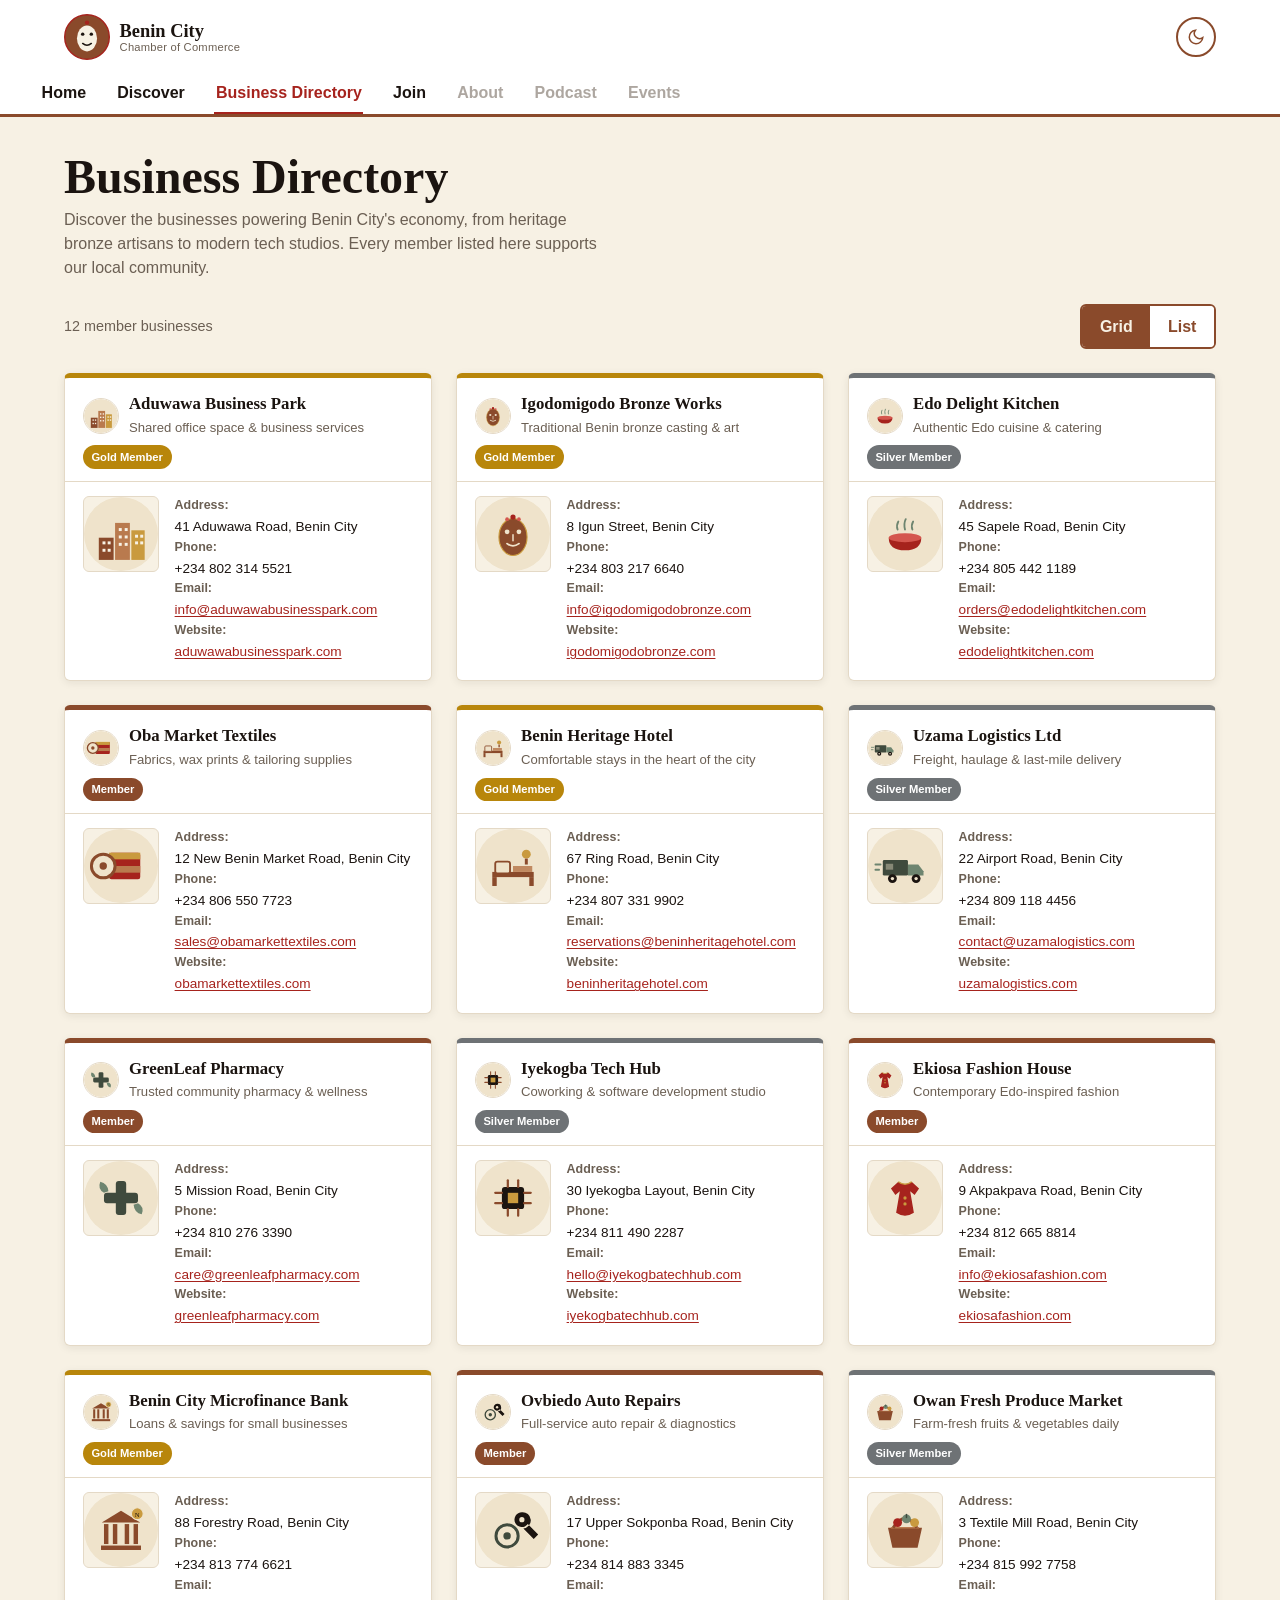
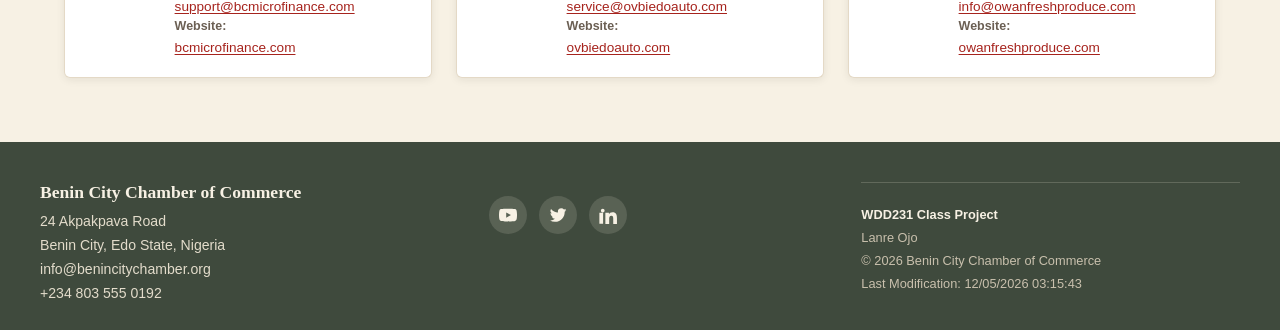
<file: week02/chamber/directory.html>
<!DOCTYPE html>
<html lang="en">

<head>
  <meta charset="UTF-8" />
  <meta name="viewport" content="width=device-width, initial-scale=1.0" />
  <title>Business Directory | Benin City Chamber of Commerce</title>
  <meta name="description"
    content="Browse member businesses of the Benin City Chamber of Commerce, from bronze artisans to logistics firms, hotels, and local shops." />
  <meta name="author" content="Lanre Ojo" />

  <!-- Favicon -->
  <link rel="icon" type="image/svg+xml" href="images/favicon.svg" />

  <!-- Open Graph / Facebook -->
  <meta property="og:type" content="website" />
  <meta property="og:title" content="Business Directory | Benin City Chamber of Commerce" />
  <meta property="og:description"
    content="Browse member businesses of the Benin City Chamber of Commerce, from bronze artisans to logistics firms, hotels, and local shops." />
  <meta property="og:image" content="images/og-banner.png" />
  <meta property="og:url" content="https://username.github.io/wdd231/chamber/directory.html" />

  <!-- Fonts -->
  <link rel="preconnect" href="https://fonts.googleapis.com" />
  <link rel="preconnect" href="https://fonts.gstatic.com" crossorigin />
  <link href="https://fonts.googleapis.com/css2?family=Roboto:wght@400;500;700;900&display=swap" rel="stylesheet" />

  <!-- Styles: normalize first, then small, then large -->
  <link rel="stylesheet" href="styles/normalize.css" />
  <link rel="stylesheet" href="styles/small.css" />
  <link rel="stylesheet" href="styles/large.css" />
</head>

<body>
  <a class="skip-link" href="#main-content">Skip to main content</a>

  <header class="site-header">
    <div class="header-inner">
      <a class="brand" href="index.html">
        <img src="images/logo.svg" alt="Benin City Chamber of Commerce logo" width="40" height="40" />
        <span class="brand-text">
          <span class="brand-name">Benin City</span>
          <span class="brand-sub">Chamber of Commerce</span>
        </span>
      </a>

      <div class="header-controls">
        <button id="theme-toggle" class="theme-toggle" type="button" aria-pressed="false" aria-label="Toggle dark mode">
          <svg viewBox="0 0 24 24" fill="none" stroke="currentColor" stroke-width="2" stroke-linecap="round">
            <path d="M21 12.79A9 9 0 1 1 11.21 3 7 7 0 0 0 21 12.79Z" />
          </svg>
        </button>
        <button id="nav-toggle" class="nav-toggle" type="button" aria-expanded="false" aria-controls="primary-nav"
          aria-label="Toggle navigation menu">
          <span></span>
          <span></span>
          <span></span>
        </button>
      </div>
    </div>

    <nav id="primary-nav" class="primary-nav" aria-label="Primary">
      <ul>
        <li><a href="index.html">Home</a></li>
        <li><a href="discover.html">Discover</a></li>
        <li><a href="directory.html" aria-current="page">Business Directory</a></li>
        <li><a href="join.html">Join</a></li>
        <li><a href="#" class="is-disabled" aria-disabled="true">About</a></li>
        <li><a href="#" class="is-disabled" aria-disabled="true">Podcast</a></li>
        <li><a href="#" class="is-disabled" aria-disabled="true">Events</a></li>
      </ul>
    </nav>
  </header>

  <main id="main-content">
    <h1 class="page-title">Business Directory</h1>
    <p class="page-lede">Discover the businesses powering Benin City's economy, from heritage bronze artisans to modern
      tech studios. Every member listed here supports our local community.</p>

    <div class="directory-controls">
      <p id="result-count" class="result-count" aria-live="polite">Loading members…</p>
      <div class="view-toggle" role="group" aria-label="Directory view">
        <button id="grid-view-btn" type="button" aria-pressed="true">Grid</button>
        <button id="list-view-btn" type="button" aria-pressed="false">List</button>
      </div>
    </div>

    <section id="directory" class="directory" aria-label="Member businesses">
      <div class="member-card skeleton" aria-hidden="true"></div>
      <div class="member-card skeleton" aria-hidden="true"></div>
      <div class="member-card skeleton" aria-hidden="true"></div>
      <div class="member-card skeleton" aria-hidden="true"></div>
      <div class="member-card skeleton" aria-hidden="true"></div>
      <div class="member-card skeleton" aria-hidden="true"></div>
      <div class="member-card skeleton" aria-hidden="true"></div>
      <div class="member-card skeleton" aria-hidden="true"></div>
      <div class="member-card skeleton" aria-hidden="true"></div>
      <div class="member-card skeleton" aria-hidden="true"></div>
      <div class="member-card skeleton" aria-hidden="true"></div>
      <div class="member-card skeleton" aria-hidden="true"></div>
    </section>
  </main>

  <footer class="site-footer">
    <div class="footer-inner">
      <div class="footer-contact">
        <h2>Benin City Chamber of Commerce</h2>
        <p>
          24 Akpakpava Road<br />
          Benin City, Edo State, Nigeria<br />
          <a href="mailto:info@benincitychamber.org">info@benincitychamber.org</a><br />
          <a href="tel:+2348035550192">+234 803 555 0192</a>
        </p>
      </div>

      <div class="footer-social">
        <a href="https://youtube.com" target="_blank" rel="noopener" aria-label="Benin City Chamber on YouTube">
          <svg viewBox="0 0 24 24">
            <path
              d="M23.5 6.2a3 3 0 0 0-2.1-2.1C19.5 3.5 12 3.5 12 3.5s-7.5 0-9.4.6A3 3 0 0 0 .5 6.2 31 31 0 0 0 0 12a31 31 0 0 0 .5 5.8 3 3 0 0 0 2.1 2.1c1.9.6 9.4.6 9.4.6s7.5 0 9.4-.6a3 3 0 0 0 2.1-2.1A31 31 0 0 0 24 12a31 31 0 0 0-.5-5.8ZM9.6 15.5v-7l6.3 3.5-6.3 3.5Z" />
          </svg>
        </a>
        <a href="https://twitter.com" target="_blank" rel="noopener" aria-label="Benin City Chamber on Twitter">
          <svg viewBox="0 0 24 24">
            <path
              d="M23.4 5.2c-.8.4-1.7.6-2.6.8a4.6 4.6 0 0 0 2-2.5c-.9.5-1.8.9-2.9 1.1a4.5 4.5 0 0 0-7.8 4.1A12.9 12.9 0 0 1 2.7 4a4.5 4.5 0 0 0 1.4 6 4.5 4.5 0 0 1-2-.6v.1a4.5 4.5 0 0 0 3.6 4.4 4.6 4.6 0 0 1-2 .1 4.5 4.5 0 0 0 4.2 3.1A9 9 0 0 1 1 19.1a12.8 12.8 0 0 0 7 2c8.3 0 12.9-6.9 12.9-12.9v-.6c.9-.6 1.6-1.4 2.2-2.3Z" />
          </svg>
        </a>
        <a href="https://linkedin.com" target="_blank" rel="noopener" aria-label="Benin City Chamber on LinkedIn">
          <svg viewBox="0 0 24 24">
            <path
              d="M4.98 3.5a2.5 2.5 0 1 1 0 5 2.5 2.5 0 0 1 0-5ZM.5 8.98h4.97V23.5H.5V8.98Zm7.98 0h4.76v1.99h.07c.66-1.25 2.28-2.57 4.69-2.57 5.02 0 5.94 3.3 5.94 7.6v8.5h-4.97v-7.53c0-1.8-.03-4.11-2.5-4.11-2.51 0-2.9 1.96-2.9 3.98v7.66H8.48V8.98Z" />
          </svg>
        </a>
      </div>

      <div class="footer-meta">
        <p><strong>WDD231 Class Project</strong></p>
        <p>Lanre Ojo</p>
        <p>&copy; <span id="current-year"></span> Benin City Chamber of Commerce</p>
        <p>Last Modification: <span id="last-modified"></span></p>
      </div>
    </div>
  </footer>

  <script src="scripts/directory.js"></script>
</body>

</html>
</file>
<file: styles/small.css>
/* ==============================
   General Styles
   ============================== */

* {
    box-sizing: border-box;
}

body {
    margin: 0;
    font-family: "Open Sans", sans-serif;
    line-height: 1.6;
    color: #1f2933;
    background-color: #f3f6f9;
}

header {
    background-color: #003b5c;
    color: white;
    border-bottom: 4px solid #f2b134;
}

.header-content {
    max-width: 1200px;
    margin: 0 auto;
    padding: 1rem;
    display: grid;
    grid-template-columns: auto 1fr auto;
    align-items: center;
    gap: 1rem;
}

header img {
    width: 90px;
    height: auto;
}

header span {
    font-size: 1.25rem;
    font-weight: bold;
}

#menu-button {
    background: none;
    border: 2px solid white;
    color: white;
    font-size: 1.4rem;
    padding: 0.3rem 0.6rem;
    border-radius: 5px;
}

nav {
    display: none;
    grid-column: 1 / -1;
}

nav.open {
    display: flex;
    flex-direction: column;
}

nav a {
    color: white;
    text-decoration: none;
    padding: 0.8rem;
    text-align: center;
    border-radius: 5px;
}

nav a:hover,
nav a.active {
    background-color: #f2b134;
    color: #003b5c;
}


/* ==============================
   Main Content
   ============================== */

main {
    width: min(92%, 1200px);
    margin: 0 auto;
    padding: 2rem 0 3rem;
}

h1 {
    color: #003b5c;
    font-size: 2rem;
    margin-bottom: 1.5rem;
}

section {
    background-color: white;
    margin-bottom: 1.5rem;
    padding: 1.5rem;
    border-radius: 10px;
    box-shadow: 0 2px 8px rgba(0, 0, 0, 0.08);
}

section h2 {
    margin-top: 0;
    color: #003b5c;
    border-bottom: 2px solid #f2b134;
    padding-bottom: 0.5rem;
}


/* ==============================
   Course Filters
   ============================== */

#course-filters {
    display: flex;
    flex-wrap: wrap;
    gap: 0.5rem;
    margin: 1.5rem 0;
}

#course-filters button {
    border: 2px solid #003b5c;
    background-color: white;
    color: #003b5c;
    padding: 0.6rem 1rem;
    border-radius: 6px;
    font-weight: bold;
    cursor: pointer;
}

#course-filters button:hover {
    background-color: #003b5c;
    color: white;
}


/* ==============================
   Course Cards
   ============================== */

#course-container {
    display: grid;
    gap: 1rem;
}

.course-card {
    border: 2px solid #d9e2ec;
    border-radius: 8px;
    padding: 1rem;
    background-color: #f8fafc;
}

.course-card h3 {
    margin: 0 0 0.4rem;
    color: #003b5c;
}

.course-card p {
    margin: 0.3rem 0;
}

.course-card span {
    font-size: 0.9rem;
    font-weight: bold;
}

.course-card.completed {
    background-color: #e8f5e9;
    border-color: #2e7d32;
}

.course-card.completed h3 {
    color: #1b5e20;
}

.credits {
    margin-top: 1.5rem;
    padding: 1rem;
    background-color: #eef4f8;
    border-left: 5px solid #003b5c;
    font-size: 1.1rem;
}


/* ==============================
   Footer
   ============================== */

footer {
    background-color: #003b5c;
    color: white;
    text-align: center;
    padding: 2rem 1rem;
}

footer p {
    margin: 0.5rem 0;
}

.social-links {
    display: flex;
    justify-content: center;
    flex-wrap: wrap;
    gap: 1rem;
    margin-bottom: 1rem;
}

.social-links a {
    color: white;
    text-decoration: none;
    padding: 0.5rem 0.8rem;
    border: 1px solid white;
    border-radius: 5px;
}

.social-links a:hover {
    background-color: #f2b134;
    color: #003b5c;
}
</file>
<file: styles/large.css>
@media screen and (min-width: 700px) {

    /* ==============================
       Header and Navigation
       ============================== */

    .header-content {
        grid-template-columns: auto auto 1fr;
        padding: 1.2rem 2rem;
    }

    header img {
        width: 110px;
    }

    header span {
        font-size: 1.5rem;
    }

    #menu-button {
        display: none;
    }

    nav,
    nav.open {
        display: flex;
        flex-direction: row;
        justify-content: flex-end;
        gap: 0.5rem;
        grid-column: auto;
    }

    nav a {
        padding: 0.7rem 1rem;
    }


    /* ==============================
       Main Content
       ============================== */

    main {
        padding: 3rem 0 4rem;
    }

    h1 {
        font-size: 2.5rem;
    }

    section {
        padding: 2rem;
    }


    /* ==============================
       Course Cards
       ============================== */

    #course-container {
        grid-template-columns: repeat(3, 1fr);
    }

    .course-card {
        min-height: 150px;
        display: flex;
        flex-direction: column;
        justify-content: center;
    }
}
</file>
<file: chamber/styles/small.css>
/* ============================================
   Benin City Chamber of Commerce
   Base / mobile-first styles (320px and up)
   ============================================ */

:root {
  /* Core palette */
  --ink: #1B1410;
  --ivory: #F7F1E4;
  --surface: #FFFFFF;
  --bronze: #8A4A2B;
  --bronze-dark: #6B3A21;
  --coral: #A6231D;
  --patina: #3F4A3D;
  --muted: #6B5F53;
  --border: #E4D9C6;

  /* Membership tiers */
  --tier-gold: #B8860B;
  --tier-silver: #6E7275;
  --tier-member: #8A4A2B;

  /* Type */
  --font-display: 'Fraunces', Georgia, 'Times New Roman', serif;
  --font-body: 'Work Sans', -apple-system, BlinkMacSystemFont, 'Segoe UI', sans-serif;

  --radius: 6px;
  --shadow: 0 2px 8px rgba(27, 20, 16, 0.08);
}

[data-theme='dark'] {
  --ink: #F3EADA;
  --ivory: #16110D;
  --surface: #221A14;
  --bronze: #C1804F;
  --bronze-dark: #A66A3D;
  --coral: #D4564E;
  --patina: #6E8570;
  --muted: #B8AA97;
  --border: #3A2E23;
  --shadow: 0 2px 10px rgba(0, 0, 0, 0.4);
}

html {
  scroll-behavior: smooth;
}

body {
  font-family: var(--font-body);
  background-color: var(--ivory);
  color: var(--ink);
  transition: background-color 0.25s ease, color 0.25s ease;
}

h1,
h2,
h3,
h4 {
  font-family: var(--font-display);
  color: var(--ink);
}

a:focus-visible,
button:focus-visible,
input:focus-visible {
  outline: 3px solid var(--coral);
  outline-offset: 2px;
}

.visually-hidden {
  position: absolute;
  width: 1px;
  height: 1px;
  padding: 0;
  margin: -1px;
  overflow: hidden;
  clip: rect(0, 0, 0, 0);
  white-space: nowrap;
  border: 0;
}

.skip-link {
  position: absolute;
  left: -999px;
  top: 0;
  background: var(--coral);
  color: #fff;
  padding: 0.75rem 1.25rem;
  z-index: 100;
  border-radius: 0 0 var(--radius) 0;
}

.skip-link:focus {
  left: 0;
}

/* ---------- Header ---------- */

.site-header {
  background-color: var(--surface);
  border-bottom: 3px solid var(--bronze);
  position: sticky;
  top: 0;
  z-index: 50;
}

.header-inner {
  display: flex;
  align-items: center;
  justify-content: space-between;
  padding: 0.75rem 1rem;
  max-width: 1200px;
  margin: 0 auto;
}

.brand {
  display: flex;
  align-items: center;
  gap: 0.6rem;
  min-width: 0;
}

.brand img {
  width: 40px;
  height: 40px;
  flex-shrink: 0;
}

.brand-text {
  display: flex;
  flex-direction: column;
  line-height: 1.1;
}

.brand-name {
  font-family: var(--font-display);
  font-weight: 700;
  font-size: 1rem;
  color: var(--ink);
}

.brand-sub {
  font-size: 0.7rem;
  color: var(--muted);
  letter-spacing: 0.02em;
}

.header-controls {
  display: flex;
  align-items: center;
  gap: 0.5rem;
}

.theme-toggle {
  width: 40px;
  height: 40px;
  border-radius: 50%;
  border: 2px solid var(--bronze);
  display: flex;
  align-items: center;
  justify-content: center;
  color: var(--bronze);
  flex-shrink: 0;
}

.theme-toggle svg {
  width: 18px;
  height: 18px;
}

.nav-toggle {
  width: 40px;
  height: 40px;
  display: flex;
  flex-direction: column;
  justify-content: center;
  align-items: center;
  gap: 5px;
  flex-shrink: 0;
}

.nav-toggle span {
  display: block;
  width: 22px;
  height: 2.5px;
  background-color: var(--ink);
  border-radius: 2px;
  transition: transform 0.2s ease, opacity 0.2s ease;
}

.nav-toggle[aria-expanded='true'] span:nth-child(1) {
  transform: translateY(7.5px) rotate(45deg);
}

.nav-toggle[aria-expanded='true'] span:nth-child(2) {
  opacity: 0;
}

.nav-toggle[aria-expanded='true'] span:nth-child(3) {
  transform: translateY(-7.5px) rotate(-45deg);
}

.primary-nav {
  width: 100%;
  max-height: 0;
  overflow: hidden;
  background-color: var(--surface);
  border-top: 1px solid var(--border);
}

.primary-nav.is-open {
  max-height: 400px;
}

.primary-nav ul {
  display: flex;
  flex-direction: column;
  list-style: none;
  padding: 0.5rem 1rem 1rem;
  max-width: 1200px;
  margin: 0 auto;
}

.primary-nav a {
  display: block;
  padding: 0.75rem 0.5rem;
  font-weight: 600;
  color: var(--ink);
  border-bottom: 1px solid var(--border);
}

.primary-nav a[aria-current='page'] {
  color: var(--coral);
  border-bottom-color: var(--coral);
}

.primary-nav a.is-disabled {
  color: var(--muted);
  opacity: 0.55;
  pointer-events: none;
}

/* ---------- Main / Hero ---------- */

main {
  max-width: 1200px;
  margin: 0 auto;
  padding: 1.25rem 1rem 3rem;
}

.page-title {
  font-size: 2rem;
  margin-bottom: 0.25rem;
}

.page-lede {
  color: var(--muted);
  max-width: 60ch;
  margin-bottom: 1.5rem;
}

/* ---------- Directory controls ---------- */

.directory-controls {
  display: flex;
  align-items: center;
  justify-content: space-between;
  flex-wrap: wrap;
  gap: 1rem;
  margin-bottom: 1.5rem;
}

.result-count {
  color: var(--muted);
  font-size: 0.9rem;
}

.view-toggle {
  display: inline-flex;
  border: 2px solid var(--bronze);
  border-radius: var(--radius);
  overflow: hidden;
}

.view-toggle button {
  padding: 0.55rem 1.1rem;
  font-weight: 600;
  background-color: var(--surface);
  color: var(--bronze);
}

.view-toggle button[aria-pressed='true'] {
  background-color: var(--bronze);
  color: var(--ivory);
}

/* ---------- Directory grid view ---------- */

.directory {
  display: grid;
  grid-template-columns: 1fr;
  gap: 1.25rem;
}

.member-card {
  background-color: var(--surface);
  border: 1px solid var(--border);
  border-top: 5px solid var(--tier-member);
  border-radius: var(--radius);
  box-shadow: var(--shadow);
  overflow: hidden;
  display: flex;
  flex-direction: column;
}

.member-card.skeleton {
  min-height: 260px;
  background: linear-gradient(90deg, var(--surface) 25%, var(--border) 50%, var(--surface) 75%);
  background-size: 200% 100%;
  animation: skeleton-pulse 1.4s ease-in-out infinite;
}

@keyframes skeleton-pulse {
  0% {
    background-position: 200% 0;
  }

  100% {
    background-position: -200% 0;
  }
}

.member-card[data-tier='3'] {
  border-top-color: var(--tier-gold);
}

.member-card[data-tier='2'] {
  border-top-color: var(--tier-silver);
}

.member-card[data-tier='1'] {
  border-top-color: var(--tier-member);
}

.card-head {
  padding: 1rem 1.1rem 0.75rem;
  border-bottom: 1px solid var(--border);
}

.card-icon-name {
  display: flex;
  align-items: center;
  gap: 0.65rem;
}

.card-icon-name img {
  width: 36px;
  height: 36px;
  border-radius: 50%;
  flex-shrink: 0;
  border: 1px solid var(--border);
}

.member-name {
  font-size: 1.05rem;
  font-weight: 700;
  line-height: 1.25;
}

.member-tagline {
  font-size: 0.82rem;
  color: var(--muted);
  margin-top: 0.15rem;
}

.tier-badge {
  display: inline-block;
  margin-top: 0.5rem;
  font-size: 0.7rem;
  font-weight: 700;
  padding: 0.2rem 0.55rem;
  border-radius: 999px;
  color: #fff;
}

.tier-badge[data-tier='3'] {
  background-color: var(--tier-gold);
}

.tier-badge[data-tier='2'] {
  background-color: var(--tier-silver);
}

.tier-badge[data-tier='1'] {
  background-color: var(--tier-member);
}

.card-body {
  padding: 0.9rem 1.1rem 1.1rem;
  display: flex;
  gap: 1rem;
}

.card-body img.card-photo {
  width: 64px;
  height: 64px;
  border-radius: var(--radius);
  border: 1px solid var(--border);
  flex-shrink: 0;
  background-color: var(--ivory);
}

.card-details {
  font-size: 0.85rem;
  line-height: 1.6;
  min-width: 0;
}

.card-details dt {
  font-weight: 700;
  display: block;
  font-size: 0.78rem;
  text-transform: none;
  color: var(--muted);
  margin-top: 0.5rem;
}

.card-details dt:first-child {
  margin-top: 0;
}

.card-details dd {
  display: block;
  margin: 0;
  word-break: break-word;
}

.card-details a {
  color: var(--coral);
  text-decoration: underline;
  text-underline-offset: 2px;
}

/* ---------- Directory list view ---------- */

.directory.list-view {
  display: flex;
  flex-direction: column;
  gap: 0.6rem;
}

.directory.list-view .member-card {
  flex-direction: row;
  align-items: center;
  border-top: 1px solid var(--border);
  border-left: 5px solid var(--tier-member);
}

.directory.list-view .member-card[data-tier='3'] {
  border-left-color: var(--tier-gold);
}

.directory.list-view .member-card[data-tier='2'] {
  border-left-color: var(--tier-silver);
}

.directory.list-view .member-card[data-tier='1'] {
  border-left-color: var(--tier-member);
}

.directory.list-view .card-body img.card-photo {
  display: none;
}

.directory.list-view .card-head {
  border-bottom: none;
  padding: 0.7rem 1rem;
  flex: 0 0 auto;
  width: 42%;
}

.directory.list-view .card-body {
  padding: 0.7rem 1rem;
  flex: 1;
  align-items: center;
}

.directory.list-view .card-icon-name img {
  width: 28px;
  height: 28px;
}

.directory.list-view .member-name {
  font-size: 0.92rem;
}

.directory.list-view .tier-badge {
  margin-top: 0.3rem;
}

/* ---------- Footer ---------- */

.site-footer {
  background-color: var(--patina);
  color: var(--ivory);
  padding: 2.5rem 1rem 1.5rem;
}

[data-theme='dark'] .site-footer {
  background-color: #101A12;
}

.footer-inner {
  max-width: 1200px;
  margin: 0 auto;
  display: grid;
  grid-template-columns: 1fr;
  gap: 1.75rem;
}

.footer-inner h2 {
  font-size: 1.1rem;
  color: var(--ivory);
  margin-bottom: 0.5rem;
}

.footer-contact p {
  font-size: 0.88rem;
  line-height: 1.7;
  color: #E3DCCB;
}

.footer-social {
  display: flex;
  gap: 0.75rem;
  margin-top: 0.9rem;
}

.footer-social a {
  width: 38px;
  height: 38px;
  border-radius: 50%;
  background-color: rgba(247, 241, 228, 0.14);
  display: flex;
  align-items: center;
  justify-content: center;
  transition: background-color 0.2s ease;
}

.footer-social a:hover,
.footer-social a:focus-visible {
  background-color: var(--coral);
}

.footer-social svg {
  width: 18px;
  height: 18px;
  fill: var(--ivory);
}

.footer-meta {
  font-size: 0.8rem;
  color: #C9C0AD;
  border-top: 1px solid rgba(247, 241, 228, 0.18);
  padding-top: 1.25rem;
  line-height: 1.8;
}

.footer-meta strong {
  color: var(--ivory);
}
</file>
<file: chamber/styles/large.css>
/* ============================================
   Benin City Chamber of Commerce
   Larger viewport enhancements (768px and up)
   ============================================ */

@media screen and (min-width: 768px) {

  .header-inner {
    padding: 0.9rem 1.5rem;
  }

  .brand img {
    width: 46px;
    height: 46px;
  }

  .brand-name {
    font-size: 1.15rem;
  }

  .nav-toggle {
    display: none;
  }

  .primary-nav {
    width: auto;
    max-height: none;
    overflow: visible;
    background-color: transparent;
    border-top: none;
  }

  .primary-nav ul {
    flex-direction: row;
    padding: 0;
    gap: 1.75rem;
  }

  .primary-nav a {
    padding: 0.4rem 0.1rem;
    border-bottom: 2px solid transparent;
  }

  .primary-nav a[aria-current='page'] {
    border-bottom-color: var(--coral);
  }

  main {
    padding: 2rem 1.5rem 4rem;
  }

  .page-title {
    font-size: 2.6rem;
  }

  .directory {
    grid-template-columns: repeat(2, 1fr);
    gap: 1.5rem;
  }

  .directory.list-view {
    display: flex;
    flex-direction: column;
  }

  .footer-inner {
    grid-template-columns: 1.1fr 0.9fr 1fr;
    gap: 2rem;
  }
}

@media screen and (min-width: 1024px) {

  .directory {
    grid-template-columns: repeat(3, 1fr);
  }

  .page-title {
    font-size: 3rem;
  }

  .card-body img.card-photo {
    width: 76px;
    height: 76px;
  }
}
</file>
<file: chamber/styles/home.css>
/* ============================================
   Benin City Chamber of Commerce
   Home page — hero, events, weather, spotlights
   Extends the tokens defined in small.css
   ============================================ */

/* ---------- Hero ---------- */

.hero {
    position: relative;
    margin: 0 0 2.5rem;
    border-radius: var(--radius);
    overflow: hidden;
    border: 1px solid var(--border);
    box-shadow: var(--shadow);
}

.hero-image {
    width: 100%;
    height: 260px;
    object-fit: cover;
    display: block;
}

.hero-content {
    position: absolute;
    inset: 0;
    display: flex;
    flex-direction: column;
    justify-content: flex-end;
    padding: 1.25rem 1.25rem 1.5rem;
    background: linear-gradient(0deg, rgba(27, 20, 16, 0.82) 0%, rgba(27, 20, 16, 0.25) 65%, rgba(27, 20, 16, 0) 100%);
}

.hero-content h1 {
    color: var(--ivory);
    font-size: 1.6rem;
    max-width: 24ch;
    margin-bottom: 0.5rem;
}

.hero-content p {
    color: var(--ivory);
    opacity: 0.92;
    max-width: 42ch;
    font-size: 0.92rem;
    margin-bottom: 1rem;
}

.cta-button {
    display: inline-block;
    align-self: flex-start;
    background-color: var(--coral);
    color: #fff;
    font-weight: 700;
    padding: 0.75rem 1.4rem;
    border-radius: var(--radius);
    font-size: 0.95rem;
    transition: background-color 0.2s ease, transform 0.2s ease;
}

.cta-button:hover,
.cta-button:focus-visible {
    background-color: var(--bronze-dark);
    transform: translateY(-1px);
}

/* ---------- Shared section rhythm ---------- */

.home-section {
    margin-bottom: 2.75rem;
}

.home-section h2 {
    font-size: 1.5rem;
    margin-bottom: 0.4rem;
}

.section-lede {
    color: var(--muted);
    max-width: 60ch;
    margin-bottom: 1.25rem;
    font-size: 0.92rem;
}

/* ---------- Current events ---------- */

.events-list {
    list-style: none;
    padding: 0;
    margin: 0;
    display: grid;
    grid-template-columns: 1fr;
    gap: 1rem;
}

.event-card {
    display: grid;
    grid-template-columns: 72px 1fr;
    gap: 1rem;
    background-color: var(--surface);
    border: 1px solid var(--border);
    border-left: 5px solid var(--bronze);
    border-radius: var(--radius);
    padding: 1rem;
    box-shadow: var(--shadow);
}

.event-date {
    background-color: var(--ivory);
    border: 1px solid var(--border);
    border-radius: var(--radius);
    text-align: center;
    padding: 0.4rem 0.25rem;
    height: fit-content;
}

.event-date .day {
    display: block;
    font-family: var(--font-display);
    font-size: 1.4rem;
    font-weight: 700;
    color: var(--coral);
    line-height: 1.1;
}

.event-date .month {
    display: block;
    font-size: 0.7rem;
    color: var(--muted);
}

.event-card h3 {
    font-size: 1rem;
    margin-bottom: 0.25rem;
}

.event-meta {
    font-size: 0.82rem;
    color: var(--muted);
    margin-bottom: 0.35rem;
}

.event-desc {
    font-size: 0.88rem;
    color: var(--ink);
}

/* ---------- Weather ---------- */

.weather-panel {
    background-color: var(--surface);
    border: 1px solid var(--border);
    border-radius: var(--radius);
    box-shadow: var(--shadow);
    padding: 1.25rem;
}

.weather-now {
    display: flex;
    align-items: center;
    gap: 1rem;
    padding-bottom: 1rem;
    margin-bottom: 1rem;
    border-bottom: 1px solid var(--border);
}

.weather-now img {
    width: 64px;
    height: 64px;
    flex-shrink: 0;
}

.weather-now .temp-now {
    font-family: var(--font-display);
    font-size: 2.4rem;
    font-weight: 700;
    line-height: 1;
}

.weather-now .desc-now {
    color: var(--muted);
    font-size: 0.92rem;
    text-transform: capitalize;
    margin-top: 0.3rem;
}

.weather-loading,
.weather-error {
    color: var(--muted);
    font-size: 0.9rem;
}

.weather-forecast {
    list-style: none;
    margin: 0;
    padding: 0;
    display: grid;
    grid-template-columns: repeat(3, 1fr);
    gap: 0.75rem;
}

.forecast-day {
    text-align: center;
    padding: 0.75rem 0.4rem;
    border: 1px solid var(--border);
    border-radius: var(--radius);
    background-color: var(--ivory);
}

.forecast-day .fc-label {
    font-weight: 700;
    font-size: 0.82rem;
    display: block;
    margin-bottom: 0.35rem;
}

.forecast-day img {
    width: 40px;
    height: 40px;
    margin: 0 auto 0.25rem;
}

.forecast-day .fc-temp {
    font-size: 0.88rem;
    color: var(--ink);
}

.weather-attribution {
    font-size: 0.72rem;
    color: var(--muted);
    margin-top: 0.9rem;
    text-align: right;
}

.weather-attribution a {
    color: var(--coral);
    text-decoration: underline;
}

/* ---------- Spotlights (reuses .member-card system from directory) ---------- */

.spotlights-grid {
    display: grid;
    grid-template-columns: 1fr;
    gap: 1.25rem;
}

.spotlights-grid .member-card {
    height: 100%;
}

/* ---------- Responsive: 768px and up ---------- */

@media screen and (min-width: 768px) {

    .hero-image {
        height: 380px;
    }

    .hero-content {
        padding: 2rem 2.5rem 2.5rem;
    }

    .hero-content h1 {
        font-size: 2.4rem;
    }

    .hero-content p {
        font-size: 1.02rem;
    }

    .home-section h2 {
        font-size: 1.8rem;
    }

    .events-list {
        grid-template-columns: repeat(2, 1fr);
    }

    .spotlights-grid {
        grid-template-columns: repeat(2, 1fr);
    }
}

@media screen and (min-width: 1024px) {

    .hero-image {
        height: 460px;
    }

    .events-list {
        grid-template-columns: repeat(3, 1fr);
    }

    .spotlights-grid {
        grid-template-columns: repeat(3, 1fr);
    }
}
</file>
<file: chamber/styles/join.css>
/* ============================================
   Benin City Chamber of Commerce
   Join page — styles specific to join.html and
   thankyou.html only. Everything else (header,
   nav, footer, theme, reset) comes from
   normalize.css, small.css, and large.css.
   ============================================ */

/* The audit flagged rgb(0,0,238) — the browser's default unvisited-link
   blue — against the footer's dark background. normalize.css already sets
   `a { color: inherit }` globally, which should cover this in real browsers,
   but setting it explicitly here removes any ambiguity for the audit tool. */
.footer-contact a {
    color: inherit;
}

.section-title {
    margin-top: 1.5rem;
    margin-bottom: 0.25rem;
    font-size: 1.3rem;
}

/* ---------- Layout: form + membership cards ---------- */

.join-layout {
    display: grid;
    gap: 1.5rem;
    margin-top: 1.5rem;
}

@media screen and (min-width: 768px) {
    .join-layout {
        grid-template-columns: 1.4fr 1fr;
        align-items: start;
    }
}

/* ---------- Form ---------- */

form {
    display: grid;
    gap: 1rem;
    background-color: var(--surface);
    border: 1px solid var(--border);
    border-radius: var(--radius);
    box-shadow: var(--shadow);
    padding: 1.25rem;
}

form label {
    display: grid;
    gap: 0.3rem;
    font-weight: 600;
}

form input,
form select,
form textarea {
    padding: 0.6rem;
    border: 1px solid var(--border);
    border-radius: var(--radius);
    background-color: var(--surface);
    color: var(--ink);
}

form button[type="submit"] {
    justify-self: start;
    padding: 0.75rem 1.5rem;
    background-color: var(--bronze);
    color: var(--ivory);
    border-radius: var(--radius);
    font-weight: 700;
}

form button[type="submit"]:hover {
    background-color: var(--bronze-dark);
}

/* ---------- Membership cards ---------- */

.levels {
    display: grid;
    gap: 1rem;
}

.level-card {
    background-color: var(--surface);
    border: 1px solid var(--border);
    border-left: 6px solid var(--tier-member);
    border-radius: var(--radius);
    box-shadow: var(--shadow);
    padding: 1rem;

    /* One-time entrance animation on page load (not hover-triggered).
     prefers-reduced-motion is already handled globally in normalize.css. */
    opacity: 0;
    animation: cardIn 0.8s ease-out forwards;
}

.level-card:nth-child(1) {
    animation-delay: 0.1s;
}

.level-card:nth-child(2) {
    animation-delay: 0.4s;
    border-left-color: var(--tier-member);
}

.level-card:nth-child(3) {
    animation-delay: 0.7s;
    border-left-color: var(--tier-silver);
}

.level-card:nth-child(4) {
    animation-delay: 1s;
    border-left-color: var(--tier-gold);
}

.level-card h3 {
    margin: 0 0 0.5rem;
    font-size: 1.05rem;
}

.level-card a {
    color: var(--coral);
    font-weight: 600;
    text-decoration: underline;
    text-underline-offset: 2px;
}

@keyframes cardIn {
    from {
        opacity: 0;
        margin-left: 2rem;
    }

    to {
        opacity: 1;
        margin-left: 0;
    }
}

/* ---------- Modals ---------- */

dialog {
    width: 90%;
    max-width: 32rem;
    padding: 1.25rem;
    border: 1px solid var(--border);
    border-radius: var(--radius);
    box-shadow: var(--shadow);
    background-color: var(--surface);
    color: var(--ink);
}

dialog h3 {
    margin-top: 0;
    padding-right: 3rem;
}

dialog ul {
    padding-left: 1.2rem;
}

::backdrop {
    background-color: rgb(0 0 0 / 50%);
}

.close-modal {
    position: absolute;
    top: 1rem;
    right: 1rem;
    padding: 0.4rem 0.7rem;
    background-color: var(--surface);
    border: 1px solid var(--border);
    border-radius: var(--radius);
}

/* ---------- Thank-you page results ---------- */

.results {
    display: grid;
    grid-template-columns: max-content 1fr;
    gap: 0.5rem 1.5rem;
    background-color: var(--surface);
    border: 1px solid var(--border);
    border-radius: var(--radius);
    box-shadow: var(--shadow);
    padding: 1.25rem;
    margin-top: 1rem;
}

.results dt {
    font-weight: 700;
    color: var(--muted);
}

.results dd {
    margin: 0;
    overflow-wrap: anywhere;
}
</file>
<file: week02/chamber/styles/small.css>
/* ============================================
   Benin City Chamber of Commerce
   Base / mobile-first styles (320px and up)
   ============================================ */

:root {
  /* Core palette */
  --ink: #1B1410;
  --ivory: #F7F1E4;
  --surface: #FFFFFF;
  --bronze: #8A4A2B;
  --bronze-dark: #6B3A21;
  --coral: #A6231D;
  --patina: #3F4A3D;
  --muted: #6B5F53;
  --border: #E4D9C6;

  /* Membership tiers */
  --tier-gold: #B8860B;
  --tier-silver: #6E7275;
  --tier-member: #8A4A2B;

  /* Type */
  --font-display: 'Fraunces', Georgia, 'Times New Roman', serif;
  --font-body: 'Work Sans', -apple-system, BlinkMacSystemFont, 'Segoe UI', sans-serif;

  --radius: 6px;
  --shadow: 0 2px 8px rgba(27, 20, 16, 0.08);
}

[data-theme='dark'] {
  --ink: #F3EADA;
  --ivory: #16110D;
  --surface: #221A14;
  --bronze: #C1804F;
  --bronze-dark: #A66A3D;
  --coral: #D4564E;
  --patina: #6E8570;
  --muted: #B8AA97;
  --border: #3A2E23;
  --shadow: 0 2px 10px rgba(0, 0, 0, 0.4);
}

html {
  scroll-behavior: smooth;
}

body {
  font-family: var(--font-body);
  background-color: var(--ivory);
  color: var(--ink);
  transition: background-color 0.25s ease, color 0.25s ease;
}

h1,
h2,
h3,
h4 {
  font-family: var(--font-display);
  color: var(--ink);
}

a:focus-visible,
button:focus-visible,
input:focus-visible {
  outline: 3px solid var(--coral);
  outline-offset: 2px;
}

.visually-hidden {
  position: absolute;
  width: 1px;
  height: 1px;
  padding: 0;
  margin: -1px;
  overflow: hidden;
  clip: rect(0, 0, 0, 0);
  white-space: nowrap;
  border: 0;
}

.skip-link {
  position: absolute;
  left: -999px;
  top: 0;
  background: var(--coral);
  color: #fff;
  padding: 0.75rem 1.25rem;
  z-index: 100;
  border-radius: 0 0 var(--radius) 0;
}

.skip-link:focus {
  left: 0;
}

/* ---------- Header ---------- */

.site-header {
  background-color: var(--surface);
  border-bottom: 3px solid var(--bronze);
  position: sticky;
  top: 0;
  z-index: 50;
}

.header-inner {
  display: flex;
  align-items: center;
  justify-content: space-between;
  padding: 0.75rem 1rem;
  max-width: 1200px;
  margin: 0 auto;
}

.brand {
  display: flex;
  align-items: center;
  gap: 0.6rem;
  min-width: 0;
}

.brand img {
  width: 40px;
  height: 40px;
  flex-shrink: 0;
}

.brand-text {
  display: flex;
  flex-direction: column;
  line-height: 1.1;
}

.brand-name {
  font-family: var(--font-display);
  font-weight: 700;
  font-size: 1rem;
  color: var(--ink);
}

.brand-sub {
  font-size: 0.7rem;
  color: var(--muted);
  letter-spacing: 0.02em;
}

.header-controls {
  display: flex;
  align-items: center;
  gap: 0.5rem;
}

.theme-toggle {
  width: 40px;
  height: 40px;
  border-radius: 50%;
  border: 2px solid var(--bronze);
  display: flex;
  align-items: center;
  justify-content: center;
  color: var(--bronze);
  flex-shrink: 0;
}

.theme-toggle svg {
  width: 18px;
  height: 18px;
}

.nav-toggle {
  width: 40px;
  height: 40px;
  display: flex;
  flex-direction: column;
  justify-content: center;
  align-items: center;
  gap: 5px;
  flex-shrink: 0;
}

.nav-toggle span {
  display: block;
  width: 22px;
  height: 2.5px;
  background-color: var(--ink);
  border-radius: 2px;
  transition: transform 0.2s ease, opacity 0.2s ease;
}

.nav-toggle[aria-expanded='true'] span:nth-child(1) {
  transform: translateY(7.5px) rotate(45deg);
}

.nav-toggle[aria-expanded='true'] span:nth-child(2) {
  opacity: 0;
}

.nav-toggle[aria-expanded='true'] span:nth-child(3) {
  transform: translateY(-7.5px) rotate(-45deg);
}

.primary-nav {
  width: 100%;
  max-height: 0;
  overflow: hidden;
  background-color: var(--surface);
  border-top: 1px solid var(--border);
}

.primary-nav.is-open {
  max-height: 400px;
}

.primary-nav ul {
  display: flex;
  flex-direction: column;
  list-style: none;
  padding: 0.5rem 1rem 1rem;
  max-width: 1200px;
  margin: 0 auto;
}

.primary-nav a {
  display: block;
  padding: 0.75rem 0.5rem;
  font-weight: 600;
  color: var(--ink);
  border-bottom: 1px solid var(--border);
}

.primary-nav a[aria-current='page'] {
  color: var(--coral);
  border-bottom-color: var(--coral);
}

.primary-nav a.is-disabled {
  color: var(--muted);
  opacity: 0.55;
  pointer-events: none;
}

/* ---------- Main / Hero ---------- */

main {
  max-width: 1200px;
  margin: 0 auto;
  padding: 1.25rem 1rem 3rem;
}

.page-title {
  font-size: 2rem;
  margin-bottom: 0.25rem;
}

.page-lede {
  color: var(--muted);
  max-width: 60ch;
  margin-bottom: 1.5rem;
}

/* ---------- Directory controls ---------- */

.directory-controls {
  display: flex;
  align-items: center;
  justify-content: space-between;
  flex-wrap: wrap;
  gap: 1rem;
  margin-bottom: 1.5rem;
}

.result-count {
  color: var(--muted);
  font-size: 0.9rem;
}

.view-toggle {
  display: inline-flex;
  border: 2px solid var(--bronze);
  border-radius: var(--radius);
  overflow: hidden;
}

.view-toggle button {
  padding: 0.55rem 1.1rem;
  font-weight: 600;
  background-color: var(--surface);
  color: var(--bronze);
}

.view-toggle button[aria-pressed='true'] {
  background-color: var(--bronze);
  color: var(--ivory);
}

/* ---------- Directory grid view ---------- */

.directory {
  display: grid;
  grid-template-columns: 1fr;
  gap: 1.25rem;
}

.member-card {
  background-color: var(--surface);
  border: 1px solid var(--border);
  border-top: 5px solid var(--tier-member);
  border-radius: var(--radius);
  box-shadow: var(--shadow);
  overflow: hidden;
  display: flex;
  flex-direction: column;
}

.member-card.skeleton {
  min-height: 260px;
  background: linear-gradient(90deg, var(--surface) 25%, var(--border) 50%, var(--surface) 75%);
  background-size: 200% 100%;
  animation: skeleton-pulse 1.4s ease-in-out infinite;
}

@keyframes skeleton-pulse {
  0% {
    background-position: 200% 0;
  }

  100% {
    background-position: -200% 0;
  }
}

.member-card[data-tier='3'] {
  border-top-color: var(--tier-gold);
}

.member-card[data-tier='2'] {
  border-top-color: var(--tier-silver);
}

.member-card[data-tier='1'] {
  border-top-color: var(--tier-member);
}

.card-head {
  padding: 1rem 1.1rem 0.75rem;
  border-bottom: 1px solid var(--border);
}

.card-icon-name {
  display: flex;
  align-items: center;
  gap: 0.65rem;
}

.card-icon-name img {
  width: 36px;
  height: 36px;
  border-radius: 50%;
  flex-shrink: 0;
  border: 1px solid var(--border);
}

.member-name {
  font-size: 1.05rem;
  font-weight: 700;
  line-height: 1.25;
}

.member-tagline {
  font-size: 0.82rem;
  color: var(--muted);
  margin-top: 0.15rem;
}

.tier-badge {
  display: inline-block;
  margin-top: 0.5rem;
  font-size: 0.7rem;
  font-weight: 700;
  padding: 0.2rem 0.55rem;
  border-radius: 999px;
  color: #fff;
}

.tier-badge[data-tier='3'] {
  background-color: var(--tier-gold);
}

.tier-badge[data-tier='2'] {
  background-color: var(--tier-silver);
}

.tier-badge[data-tier='1'] {
  background-color: var(--tier-member);
}

.card-body {
  padding: 0.9rem 1.1rem 1.1rem;
  display: flex;
  gap: 1rem;
}

.card-body img.card-photo {
  width: 64px;
  height: 64px;
  border-radius: var(--radius);
  border: 1px solid var(--border);
  flex-shrink: 0;
  background-color: var(--ivory);
}

.card-details {
  font-size: 0.85rem;
  line-height: 1.6;
  min-width: 0;
}

.card-details dt {
  font-weight: 700;
  display: block;
  font-size: 0.78rem;
  text-transform: none;
  color: var(--muted);
  margin-top: 0.5rem;
}

.card-details dt:first-child {
  margin-top: 0;
}

.card-details dd {
  display: block;
  margin: 0;
  word-break: break-word;
}

.card-details a {
  color: var(--coral);
  text-decoration: underline;
  text-underline-offset: 2px;
}

/* ---------- Directory list view ---------- */

.directory.list-view {
  display: flex;
  flex-direction: column;
  gap: 0.6rem;
}

.directory.list-view .member-card {
  flex-direction: row;
  align-items: center;
  border-top: 1px solid var(--border);
  border-left: 5px solid var(--tier-member);
}

.directory.list-view .member-card[data-tier='3'] {
  border-left-color: var(--tier-gold);
}

.directory.list-view .member-card[data-tier='2'] {
  border-left-color: var(--tier-silver);
}

.directory.list-view .member-card[data-tier='1'] {
  border-left-color: var(--tier-member);
}

.directory.list-view .card-body img.card-photo {
  display: none;
}

.directory.list-view .card-head {
  border-bottom: none;
  padding: 0.7rem 1rem;
  flex: 0 0 auto;
  width: 42%;
}

.directory.list-view .card-body {
  padding: 0.7rem 1rem;
  flex: 1;
  align-items: center;
}

.directory.list-view .card-icon-name img {
  width: 28px;
  height: 28px;
}

.directory.list-view .member-name {
  font-size: 0.92rem;
}

.directory.list-view .tier-badge {
  margin-top: 0.3rem;
}

/* ---------- Footer ---------- */

.site-footer {
  background-color: var(--patina);
  color: var(--ivory);
  padding: 2.5rem 1rem 1.5rem;
}

[data-theme='dark'] .site-footer {
  background-color: #101A12;
}

.footer-inner {
  max-width: 1200px;
  margin: 0 auto;
  display: grid;
  grid-template-columns: 1fr;
  gap: 1.75rem;
}

.footer-inner h2 {
  font-size: 1.1rem;
  color: var(--ivory);
  margin-bottom: 0.5rem;
}

.footer-contact p {
  font-size: 0.88rem;
  line-height: 1.7;
  color: #E3DCCB;
}

.footer-social {
  display: flex;
  gap: 0.75rem;
  margin-top: 0.9rem;
}

.footer-social a {
  width: 38px;
  height: 38px;
  border-radius: 50%;
  background-color: rgba(247, 241, 228, 0.14);
  display: flex;
  align-items: center;
  justify-content: center;
  transition: background-color 0.2s ease;
}

.footer-social a:hover,
.footer-social a:focus-visible {
  background-color: var(--coral);
}

.footer-social svg {
  width: 18px;
  height: 18px;
  fill: var(--ivory);
}

.footer-meta {
  font-size: 0.8rem;
  color: #C9C0AD;
  border-top: 1px solid rgba(247, 241, 228, 0.18);
  padding-top: 1.25rem;
  line-height: 1.8;
}

.footer-meta strong {
  color: var(--ivory);
}
</file>
<file: week02/chamber/styles/large.css>
/* ============================================
   Benin City Chamber of Commerce
   Larger viewport enhancements (768px and up)
   ============================================ */

@media screen and (min-width: 768px) {

  .header-inner {
    padding: 0.9rem 1.5rem;
  }

  .brand img {
    width: 46px;
    height: 46px;
  }

  .brand-name {
    font-size: 1.15rem;
  }

  .nav-toggle {
    display: none;
  }

  .primary-nav {
    width: auto;
    max-height: none;
    overflow: visible;
    background-color: transparent;
    border-top: none;
  }

  .primary-nav ul {
    flex-direction: row;
    padding: 0;
    gap: 1.75rem;
  }

  .primary-nav a {
    padding: 0.4rem 0.1rem;
    border-bottom: 2px solid transparent;
  }

  .primary-nav a[aria-current='page'] {
    border-bottom-color: var(--coral);
  }

  main {
    padding: 2rem 1.5rem 4rem;
  }

  .page-title {
    font-size: 2.6rem;
  }

  .directory {
    grid-template-columns: repeat(2, 1fr);
    gap: 1.5rem;
  }

  .directory.list-view {
    display: flex;
    flex-direction: column;
  }

  .footer-inner {
    grid-template-columns: 1.1fr 0.9fr 1fr;
    gap: 2rem;
  }
}

@media screen and (min-width: 1024px) {

  .directory {
    grid-template-columns: repeat(3, 1fr);
  }

  .page-title {
    font-size: 3rem;
  }

  .card-body img.card-photo {
    width: 76px;
    height: 76px;
  }
}
</file>
